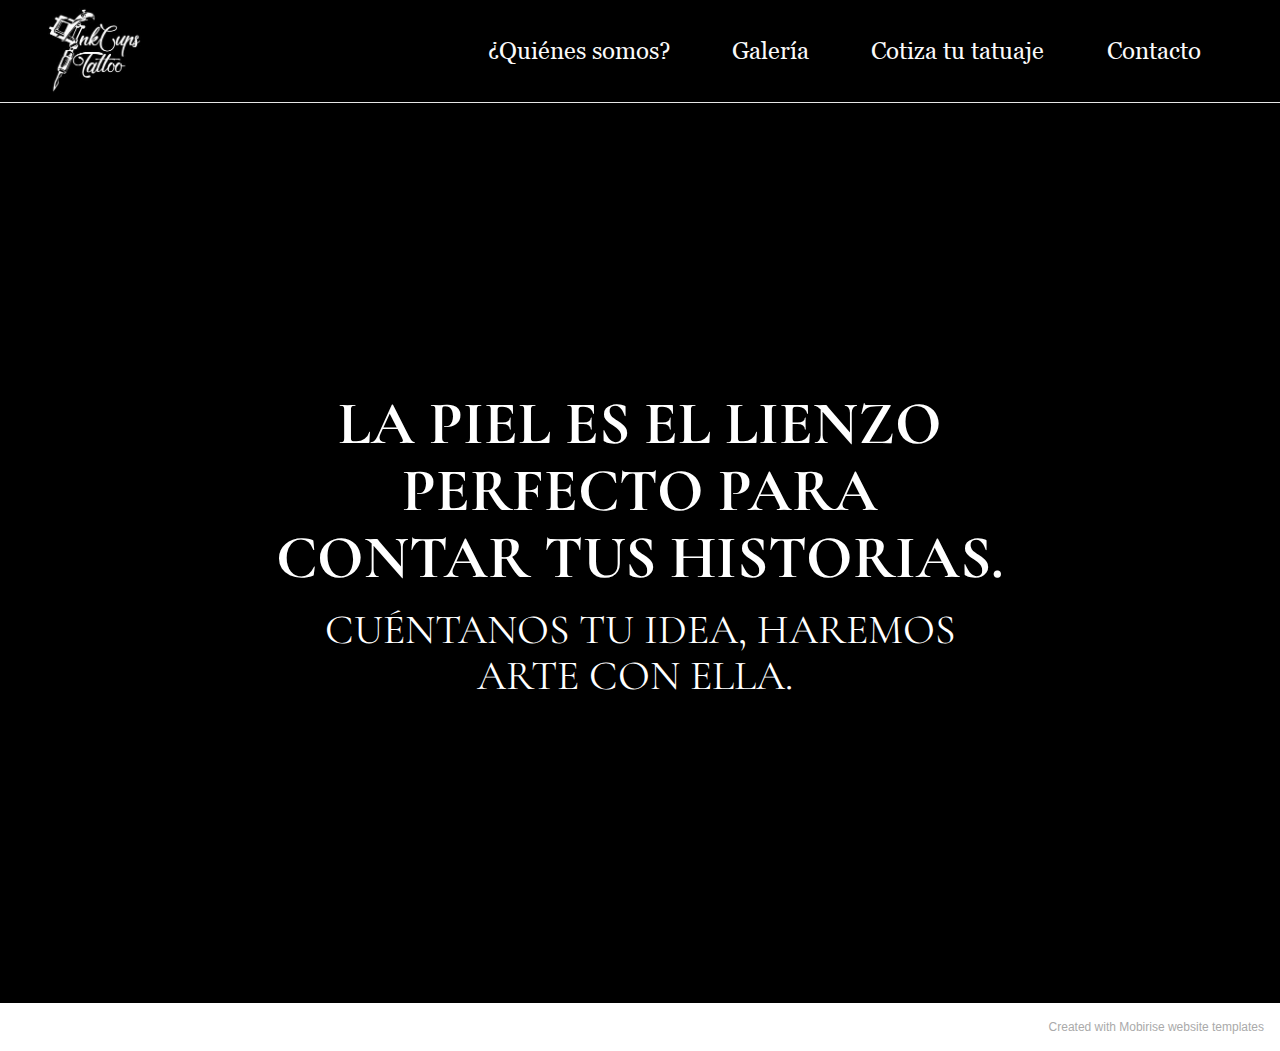
<file: index.html>
<!DOCTYPE html>
<html  >
<head>
  <!-- Site made with Mobirise Website Builder v5.3.5, https://mobirise.com -->
  <meta charset="UTF-8">
  <meta http-equiv="X-UA-Compatible" content="IE=edge">
  <meta name="generator" content="Mobirise v5.3.5, mobirise.com">
  <meta name="viewport" content="width=device-width, initial-scale=1, minimum-scale=1">
  <link rel="shortcut icon" href="assets/images/82d662bc-b32b-4ad1-80d9-5f7226c2ce20-1-201-a-192x179.jpg" type="image/x-icon">
  <meta name="description" content="Esta es la página de inicio donde podrás leer el lema e ingresar a las pestañas donde encontraras información acerca de los servicios que ofrece Ink Cups Tattoo.">
  
  
  <title>Home</title>
  <link rel="stylesheet" href="assets/tether/tether.min.css">
  <link rel="stylesheet" href="assets/bootstrap/css/bootstrap.min.css">
  <link rel="stylesheet" href="assets/bootstrap/css/bootstrap-grid.min.css">
  <link rel="stylesheet" href="assets/bootstrap/css/bootstrap-reboot.min.css">
  <link rel="stylesheet" href="assets/dropdown/css/style.css">
  <link rel="stylesheet" href="assets/socicon/css/styles.css">
  <link rel="stylesheet" href="assets/theme/css/style.css">
  <link href="assets/fonts/style.css" rel="stylesheet">
  <link rel="preload" href="https://fonts.googleapis.com/css?family=Cormorant+Garamond:300,300i,400,400i,500,500i,600,600i,700,700i&display=swap" as="style" onload="this.onload=null;this.rel='stylesheet'">
  <noscript><link rel="stylesheet" href="https://fonts.googleapis.com/css?family=Cormorant+Garamond:300,300i,400,400i,500,500i,600,600i,700,700i&display=swap"></noscript>
  <link rel="preload" as="style" href="assets/mobirise/css/mbr-additional.css"><link rel="stylesheet" href="assets/mobirise/css/mbr-additional.css" type="text/css">
  
  
  
  
</head>
<body>
  
  <section class="menu cid-s48OLK6784" once="menu" id="menu1-h">
    
    <nav class="navbar navbar-dropdown navbar-expand-lg">
        <div class="container-fluid">
            <div class="navbar-brand">
                <span class="navbar-logo">
                    <a href="index.html">
                        <img src="assets/images/82d662bc-b32b-4ad1-80d9-5f7226c2ce20-1-201-a-192x179.jpg" alt="Mobirise" style="height: 5.4rem;">
                    </a>
                </span>
                
            </div>
            <button class="navbar-toggler" type="button" data-toggle="collapse" data-target="#navbarSupportedContent" aria-controls="navbarNavAltMarkup" aria-expanded="false" aria-label="Toggle navigation">
                <div class="hamburger">
                    <span></span>
                    <span></span>
                    <span></span>
                    <span></span>
                </div>
            </button>
            <div class="collapse navbar-collapse" id="navbarSupportedContent">
                <ul class="navbar-nav nav-dropdown nav-right" data-app-modern-menu="true"><li class="nav-item"><a class="nav-link link text-white text-primary display-4" href="¿Quiénes somos.html">¿Quiénes somos?</a></li><li class="nav-item"><a class="nav-link link text-white text-primary display-4" href="Galería.html">Galería</a></li><li class="nav-item"><a class="nav-link link text-white text-primary display-4" href="Cotiza tu tatuaje.html">Cotiza tu tatuaje</a></li>
                    <li class="nav-item"><a class="nav-link link text-white text-primary display-4" href="Contacto.html">Contacto</a></li></ul>
                
                
            </div>
        </div>
    </nav>

</section>

<section class="header1 cid-s48MCQYojq mbr-fullscreen" id="header1-f">

    

    

    <div class="align-center container">
        <div class="row justify-content-center">
            <div class="col-12 col-lg-8">
                <h1 class="mbr-section-title mbr-fonts-style mb-3 display-1"><strong>LA PIEL ES EL LIENZO PERFECTO PARA CONTAR TUS HISTORIAS.</strong></h1>
                <h2 class="mbr-section-title mbr-fonts-style mb-3 display-2">CUÉNTANOS TU IDEA, HAREMOS ARTE CON ELLA.&nbsp;</h2>
                
                
            </div>
        </div>
    </div>
</section><section style="background-color: #fff; font-family: -apple-system, BlinkMacSystemFont, 'Segoe UI', 'Roboto', 'Helvetica Neue', Arial, sans-serif; color:#aaa; font-size:12px; padding: 0; align-items: center; display: flex;"><a href="https://mobirise.site/p" style="flex: 1 1; height: 3rem; padding-left: 1rem;"></a><p style="flex: 0 0 auto; margin:0; padding-right:1rem;">Created with Mobirise <a href="https://mobirise.site/u" style="color:#aaa;">website</a> templates</p></section><script src="assets/web/assets/jquery/jquery.min.js"></script>  <script src="assets/popper/popper.min.js"></script>  <script src="assets/tether/tether.min.js"></script>  <script src="assets/bootstrap/js/bootstrap.min.js"></script>  <script src="assets/smoothscroll/smooth-scroll.js"></script>  <script src="assets/dropdown/js/nav-dropdown.js"></script>  <script src="assets/dropdown/js/navbar-dropdown.js"></script>  <script src="assets/touchswipe/jquery.touch-swipe.min.js"></script>  <script src="assets/theme/js/script.js"></script>  
  
  
</body>
</html>
</file>
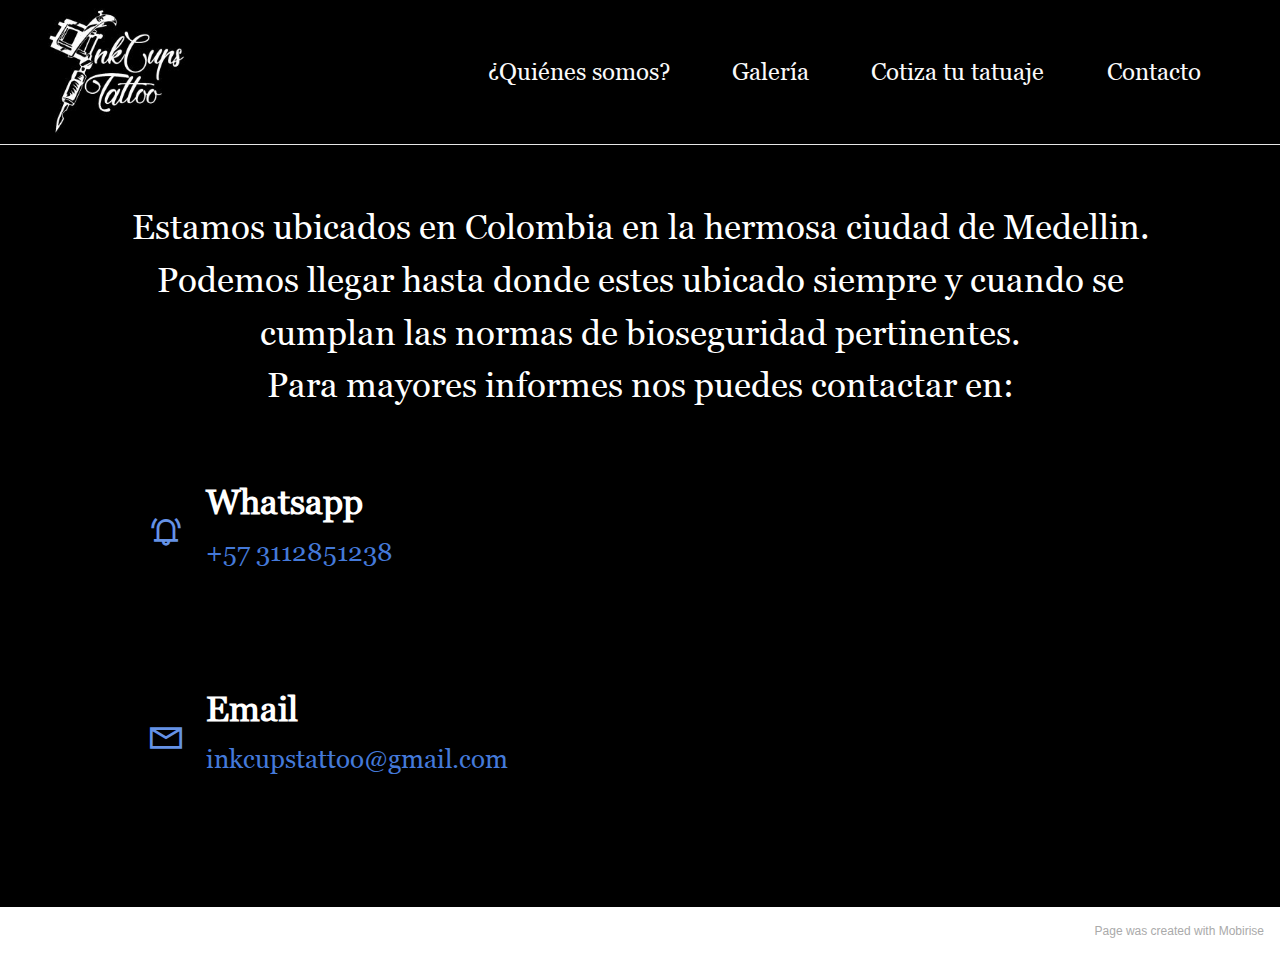
<file: Contacto.html>
<!DOCTYPE html>
<html  >
<head>
  <!-- Site made with Mobirise Website Builder v5.3.5, https://mobirise.com -->
  <meta charset="UTF-8">
  <meta http-equiv="X-UA-Compatible" content="IE=edge">
  <meta name="generator" content="Mobirise v5.3.5, mobirise.com">
  <meta name="viewport" content="width=device-width, initial-scale=1, minimum-scale=1">
  <link rel="shortcut icon" href="assets/images/82d662bc-b32b-4ad1-80d9-5f7226c2ce20-1-201-a-192x179.jpg" type="image/x-icon">
  <meta name="description" content="En esta página podrás ponerte en contacto con nosotros ">
  
  
  <title>Contacto</title>
  <link rel="stylesheet" href="assets/web/assets/mobirise-icons2/mobirise2.css">
  <link rel="stylesheet" href="assets/tether/tether.min.css">
  <link rel="stylesheet" href="assets/bootstrap/css/bootstrap.min.css">
  <link rel="stylesheet" href="assets/bootstrap/css/bootstrap-grid.min.css">
  <link rel="stylesheet" href="assets/bootstrap/css/bootstrap-reboot.min.css">
  <link rel="stylesheet" href="assets/dropdown/css/style.css">
  <link rel="stylesheet" href="assets/socicon/css/styles.css">
  <link rel="stylesheet" href="assets/theme/css/style.css">
  <link href="assets/fonts/style.css" rel="stylesheet">
  <link rel="preload" href="https://fonts.googleapis.com/css?family=Cormorant+Garamond:300,300i,400,400i,500,500i,600,600i,700,700i&display=swap" as="style" onload="this.onload=null;this.rel='stylesheet'">
  <noscript><link rel="stylesheet" href="https://fonts.googleapis.com/css?family=Cormorant+Garamond:300,300i,400,400i,500,500i,600,600i,700,700i&display=swap"></noscript>
  <link rel="preload" as="style" href="assets/mobirise/css/mbr-additional.css"><link rel="stylesheet" href="assets/mobirise/css/mbr-additional.css" type="text/css">
  
  
  
  
</head>
<body>
  
  <section class="menu cid-s48OLK6784" once="menu" id="menu1-t">
    
    <nav class="navbar navbar-dropdown navbar-expand-lg">
        <div class="container-fluid">
            <div class="navbar-brand">
                <span class="navbar-logo">
                    <a href="index.html">
                        <img src="assets/images/82d662bc-b32b-4ad1-80d9-5f7226c2ce20-1-201-a-192x179.jpg" alt="Mobirise" style="height: 8rem;">
                    </a>
                </span>
                
            </div>
            <button class="navbar-toggler" type="button" data-toggle="collapse" data-target="#navbarSupportedContent" aria-controls="navbarNavAltMarkup" aria-expanded="false" aria-label="Toggle navigation">
                <div class="hamburger">
                    <span></span>
                    <span></span>
                    <span></span>
                    <span></span>
                </div>
            </button>
            <div class="collapse navbar-collapse" id="navbarSupportedContent">
                <ul class="navbar-nav nav-dropdown nav-right" data-app-modern-menu="true"><li class="nav-item"><a class="nav-link link text-white text-primary display-4" href="¿Quiénes somos?.html">¿Quiénes somos?</a></li><li class="nav-item"><a class="nav-link link text-white text-primary display-4" href="Galería.html">Galería</a></li><li class="nav-item"><a class="nav-link link text-white text-primary display-4" href="Cotiza tu tatuaje.html">Cotiza tu tatuaje</a></li>
                    <li class="nav-item"><a class="nav-link link text-white text-primary display-4" href="Contacto.html">Contacto</a></li></ul>
                
                
            </div>
        </div>
    </nav>

</section>

<section class="contacts3 map1 cid-svhn1LWiGt" id="contacts3-u">

    
    
    <div class="container">
        <div class="mbr-section-head">
            
            <h4 class="mbr-section-subtitle mbr-fonts-style align-center mb-0 mt-2 display-5">Estamos ubicados en Colombia en la hermosa ciudad de Medellin.<br>Podemos llegar hasta donde estes ubicado siempre y cuando se cumplan las normas de bioseguridad pertinentes.<br>Para mayores informes nos puedes contactar en:</h4>
        </div>
        <div class="row justify-content-center mt-4">
            <div class="card col-12 col-md-6">
                <div class="card-wrapper">
                    <div class="image-wrapper">
                        <a href="https://wa.me/573112851238"><span class="mbr-iconfont mobi-mbri-alert mobi-mbri"></span></a>
                    </div>
                    <div class="text-wrapper">
                        <h6 class="card-title mbr-fonts-style mb-1 display-5"><strong>Whatsapp</strong></h6>
                        <p class="mbr-text mbr-fonts-style display-7">+57 3112851238</p>
                    </div>
                </div>
                <div class="card-wrapper">
                    <div class="image-wrapper">
                        <a href="mailto:inkcupstattoo@gmail.com"><span class="mbr-iconfont mobi-mbri-letter mobi-mbri"></span></a>
                    </div>
                    <div class="text-wrapper">
                        <h6 class="card-title mbr-fonts-style mb-1 display-5">
                            <strong>Email</strong>
                        </h6>
                        <p class="mbr-text mbr-fonts-style display-7">inkcupstattoo@gmail.com</p>
                    </div>
                </div>
            </div>
            <div class="map-wrapper col-12 col-md-6">
                <div class="google-map"><iframe frameborder="0" style="border:0" src="https://www.google.com/maps/embed/v1/place?key=AIzaSyCZI5F_k6S1k46ujh0SNrapM89f7mJxd30&amp;q=medellin colombia" allowfullscreen=""></iframe></div>
            </div>
        </div>
    </div>
</section><section style="background-color: #fff; font-family: -apple-system, BlinkMacSystemFont, 'Segoe UI', 'Roboto', 'Helvetica Neue', Arial, sans-serif; color:#aaa; font-size:12px; padding: 0; align-items: center; display: flex;"><a href="https://mobirise.site/j" style="flex: 1 1; height: 3rem; padding-left: 1rem;"></a><p style="flex: 0 0 auto; margin:0; padding-right:1rem;">Page <a href="https://mobirise.site/f" style="color:#aaa;">was created</a> with Mobirise</p></section><script src="assets/web/assets/jquery/jquery.min.js"></script>  <script src="assets/popper/popper.min.js"></script>  <script src="assets/tether/tether.min.js"></script>  <script src="assets/bootstrap/js/bootstrap.min.js"></script>  <script src="assets/smoothscroll/smooth-scroll.js"></script>  <script src="assets/dropdown/js/nav-dropdown.js"></script>  <script src="assets/dropdown/js/navbar-dropdown.js"></script>  <script src="assets/touchswipe/jquery.touch-swipe.min.js"></script>  <script src="assets/theme/js/script.js"></script>  
  
  
</body>
</html>
</file>
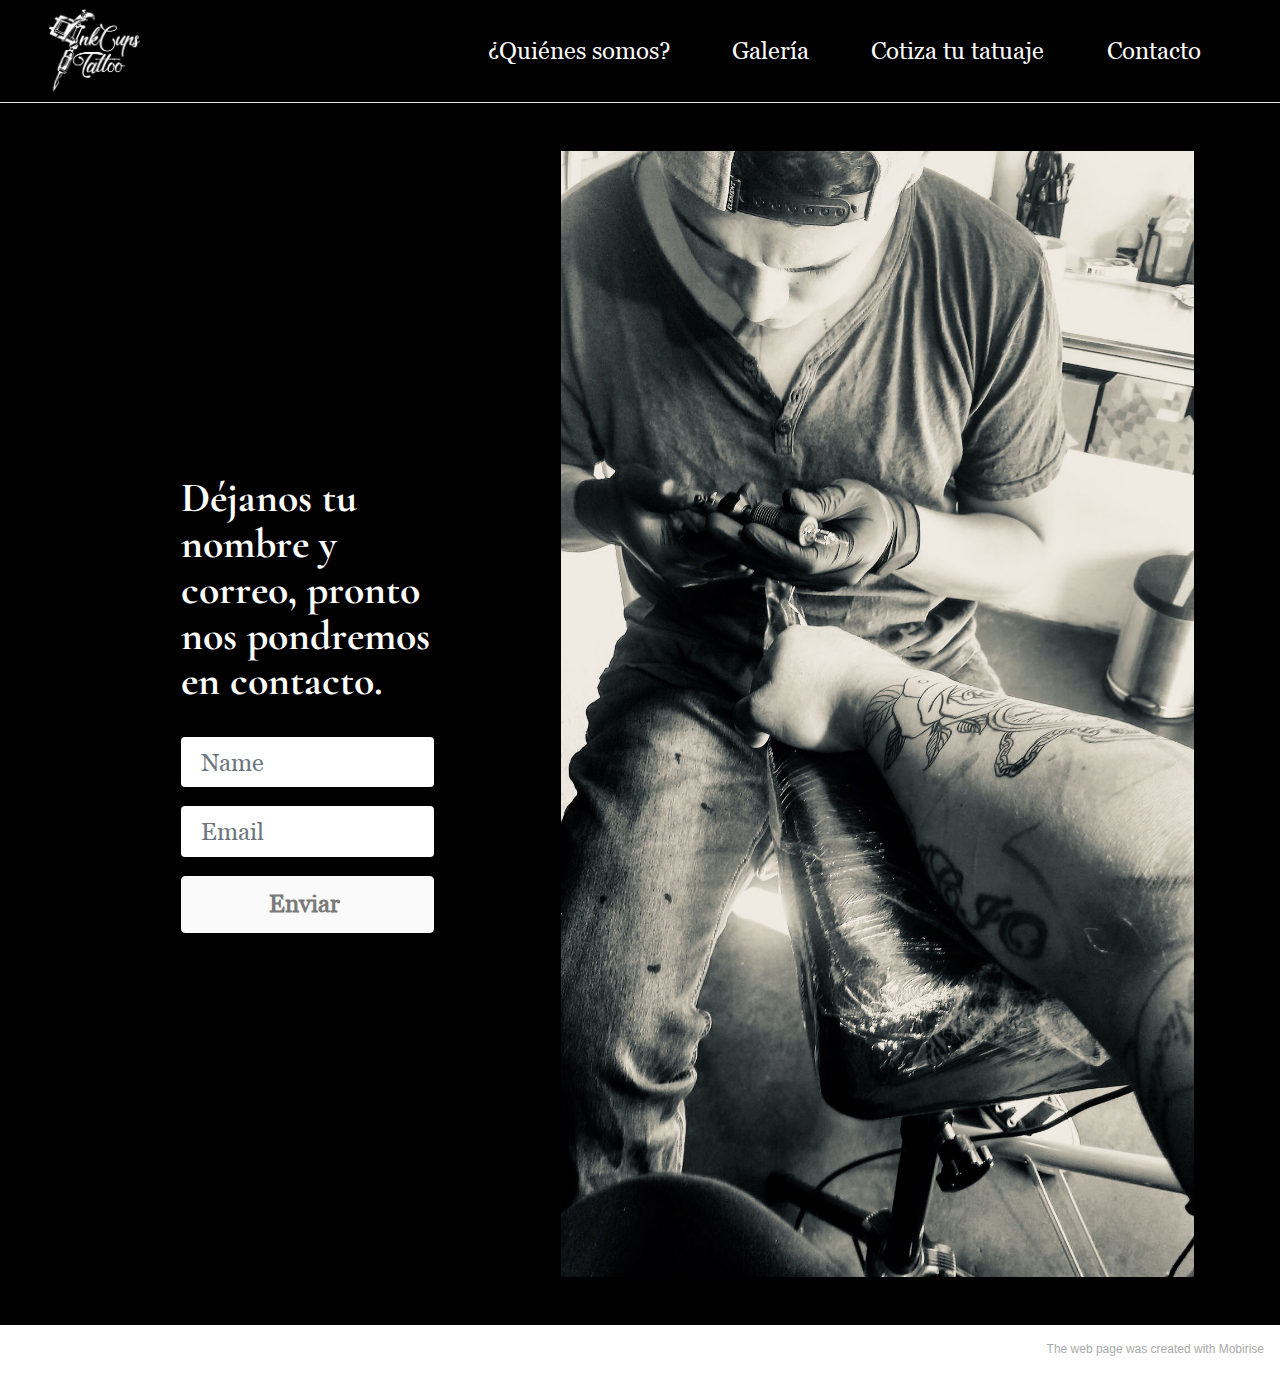
<file: Cotiza tu tatuaje.html>
<!DOCTYPE html>
<html  >
<head>
  <!-- Site made with Mobirise Website Builder v5.3.5, https://mobirise.com -->
  <meta charset="UTF-8">
  <meta http-equiv="X-UA-Compatible" content="IE=edge">
  <meta name="generator" content="Mobirise v5.3.5, mobirise.com">
  <meta name="viewport" content="width=device-width, initial-scale=1, minimum-scale=1">
  <link rel="shortcut icon" href="assets/images/82d662bc-b32b-4ad1-80d9-5f7226c2ce20-1-201-a-192x179.jpg" type="image/x-icon">
  <meta name="description" content="En esta pagina podrás contactarte y hacer la cotización de tu tatuaje con Ink Cups Tattoo">
  
  
  <title>Cotiza tu tatuaje</title>
  <link rel="stylesheet" href="assets/tether/tether.min.css">
  <link rel="stylesheet" href="assets/bootstrap/css/bootstrap.min.css">
  <link rel="stylesheet" href="assets/bootstrap/css/bootstrap-grid.min.css">
  <link rel="stylesheet" href="assets/bootstrap/css/bootstrap-reboot.min.css">
  <link rel="stylesheet" href="assets/dropdown/css/style.css">
  <link rel="stylesheet" href="assets/socicon/css/styles.css">
  <link rel="stylesheet" href="assets/theme/css/style.css">
  <link href="assets/fonts/style.css" rel="stylesheet">
  <link rel="preload" href="https://fonts.googleapis.com/css?family=Cormorant+Garamond:300,300i,400,400i,500,500i,600,600i,700,700i&display=swap" as="style" onload="this.onload=null;this.rel='stylesheet'">
  <noscript><link rel="stylesheet" href="https://fonts.googleapis.com/css?family=Cormorant+Garamond:300,300i,400,400i,500,500i,600,600i,700,700i&display=swap"></noscript>
  <link rel="preload" as="style" href="assets/mobirise/css/mbr-additional.css"><link rel="stylesheet" href="assets/mobirise/css/mbr-additional.css" type="text/css">
  
  
  
  
</head>
<body>
  
  <section class="menu cid-s48OLK6784" once="menu" id="menu1-q">
    
    <nav class="navbar navbar-dropdown navbar-expand-lg">
        <div class="container-fluid">
            <div class="navbar-brand">
                <span class="navbar-logo">
                    <a href="index.html">
                        <img src="assets/images/82d662bc-b32b-4ad1-80d9-5f7226c2ce20-1-201-a-192x179.jpg" alt="Mobirise" style="height: 5.4rem;">
                    </a>
                </span>
                
            </div>
            <button class="navbar-toggler" type="button" data-toggle="collapse" data-target="#navbarSupportedContent" aria-controls="navbarNavAltMarkup" aria-expanded="false" aria-label="Toggle navigation">
                <div class="hamburger">
                    <span></span>
                    <span></span>
                    <span></span>
                    <span></span>
                </div>
            </button>
            <div class="collapse navbar-collapse" id="navbarSupportedContent">
                <ul class="navbar-nav nav-dropdown nav-right" data-app-modern-menu="true"><li class="nav-item"><a class="nav-link link text-white text-primary display-4" href="¿Quiénes somos.html">¿Quiénes somos?</a></li><li class="nav-item"><a class="nav-link link text-white text-primary display-4" href="Galería.html">Galería</a></li><li class="nav-item"><a class="nav-link link text-white text-primary display-4" href="Cotiza tu tatuaje.html">Cotiza tu tatuaje</a></li>
                    <li class="nav-item"><a class="nav-link link text-white text-primary display-4" href="Contacto.html">Contacto</a></li></ul>
                
                
            </div>
        </div>
    </nav>

</section>

<section class="form4 cid-svhkLben7R mbr-fullscreen" id="form4-s">

    

    

    <div class="container">
        <div class="row content-wrapper justify-content-center">
            <div class="col-lg-3 offset-lg-1 mbr-form" data-form-type="formoid">
                <form action="https://mobirise.eu/" method="POST" class="mbr-form form-with-styler" data-form-title="Form Name"><input type="hidden" name="email" data-form-email="true" value="xRUc1FPBjS4CmDyYJohAOemxNynTW74c1v6+wQXbSKAaZfoGF2VGFvacgzVRvnVAeGrlbHGloBit7FZMP7F+hcpBHk+I6vJ9X6R3dAMw9+7krykblZfE2LlIBQCkjCnz">
                    <div class="row">
                        <div hidden="hidden" data-form-alert="" class="alert alert-success col-12">Gracias por comunicarte con Ink Cups Tattoo, envíanos tu idea, lugar y tamaño a realizar, a la brevedad responderemos.</div>
                        <div hidden="hidden" data-form-alert-danger="" class="alert alert-danger col-12">Oops...! some
                            problem!</div>
                    </div>
                    <div class="dragArea row">
                        <div class="col-lg-12 col-md-12 col-sm-12">
                            <h1 class="mbr-section-title mb-4 display-2"><strong>Déjanos&nbsp;tu nombre y correo, pronto nos pondremos en contacto.&nbsp;</strong></h1>
                        </div>
                        <div class="col-lg-12 col-md-12 col-sm-12">
                            
                        </div>
                        <div class="col-lg-12 col-md col-12 form-group" data-for="name">
                            <input type="text" name="name" placeholder="Name" data-form-field="name" class="form-control" value="" id="name-form4-s">
                        </div>
                        <div class="col-lg-12 col-md col-12 form-group" data-for="email">
                            <input type="email" name="email" placeholder="Email" data-form-field="email" class="form-control" value="" id="email-form4-s">
                        </div>
                        <div class="col-12 col-md-auto mbr-section-btn"><button type="submit" class="btn btn-white display-4">Enviar&nbsp;</button></div>
                    </div>
                </form>
            </div>
            <div class="col-lg-7 offset-lg-1 col-12">
                <div class="image-wrapper">
                    <img class="w-100" src="assets/images/085237a3-f439-460b-881a-cac6b772c4ac-1133x2015.jpg" alt="Mobirise">
                </div>
            </div>
        </div>
    </div>
</section><section style="background-color: #fff; font-family: -apple-system, BlinkMacSystemFont, 'Segoe UI', 'Roboto', 'Helvetica Neue', Arial, sans-serif; color:#aaa; font-size:12px; padding: 0; align-items: center; display: flex;"><a href="https://mobirise.site/g" style="flex: 1 1; height: 3rem; padding-left: 1rem;"></a><p style="flex: 0 0 auto; margin:0; padding-right:1rem;">The <a href="https://mobirise.site/e" style="color:#aaa;">web page</a> was created with Mobirise</p></section><script src="assets/web/assets/jquery/jquery.min.js"></script>  <script src="assets/popper/popper.min.js"></script>  <script src="assets/tether/tether.min.js"></script>  <script src="assets/bootstrap/js/bootstrap.min.js"></script>  <script src="assets/smoothscroll/smooth-scroll.js"></script>  <script src="assets/dropdown/js/nav-dropdown.js"></script>  <script src="assets/dropdown/js/navbar-dropdown.js"></script>  <script src="assets/touchswipe/jquery.touch-swipe.min.js"></script>  <script src="assets/theme/js/script.js"></script>  <script src="assets/formoid/formoid.min.js"></script>  
  
  
</body>
</html>
</file>
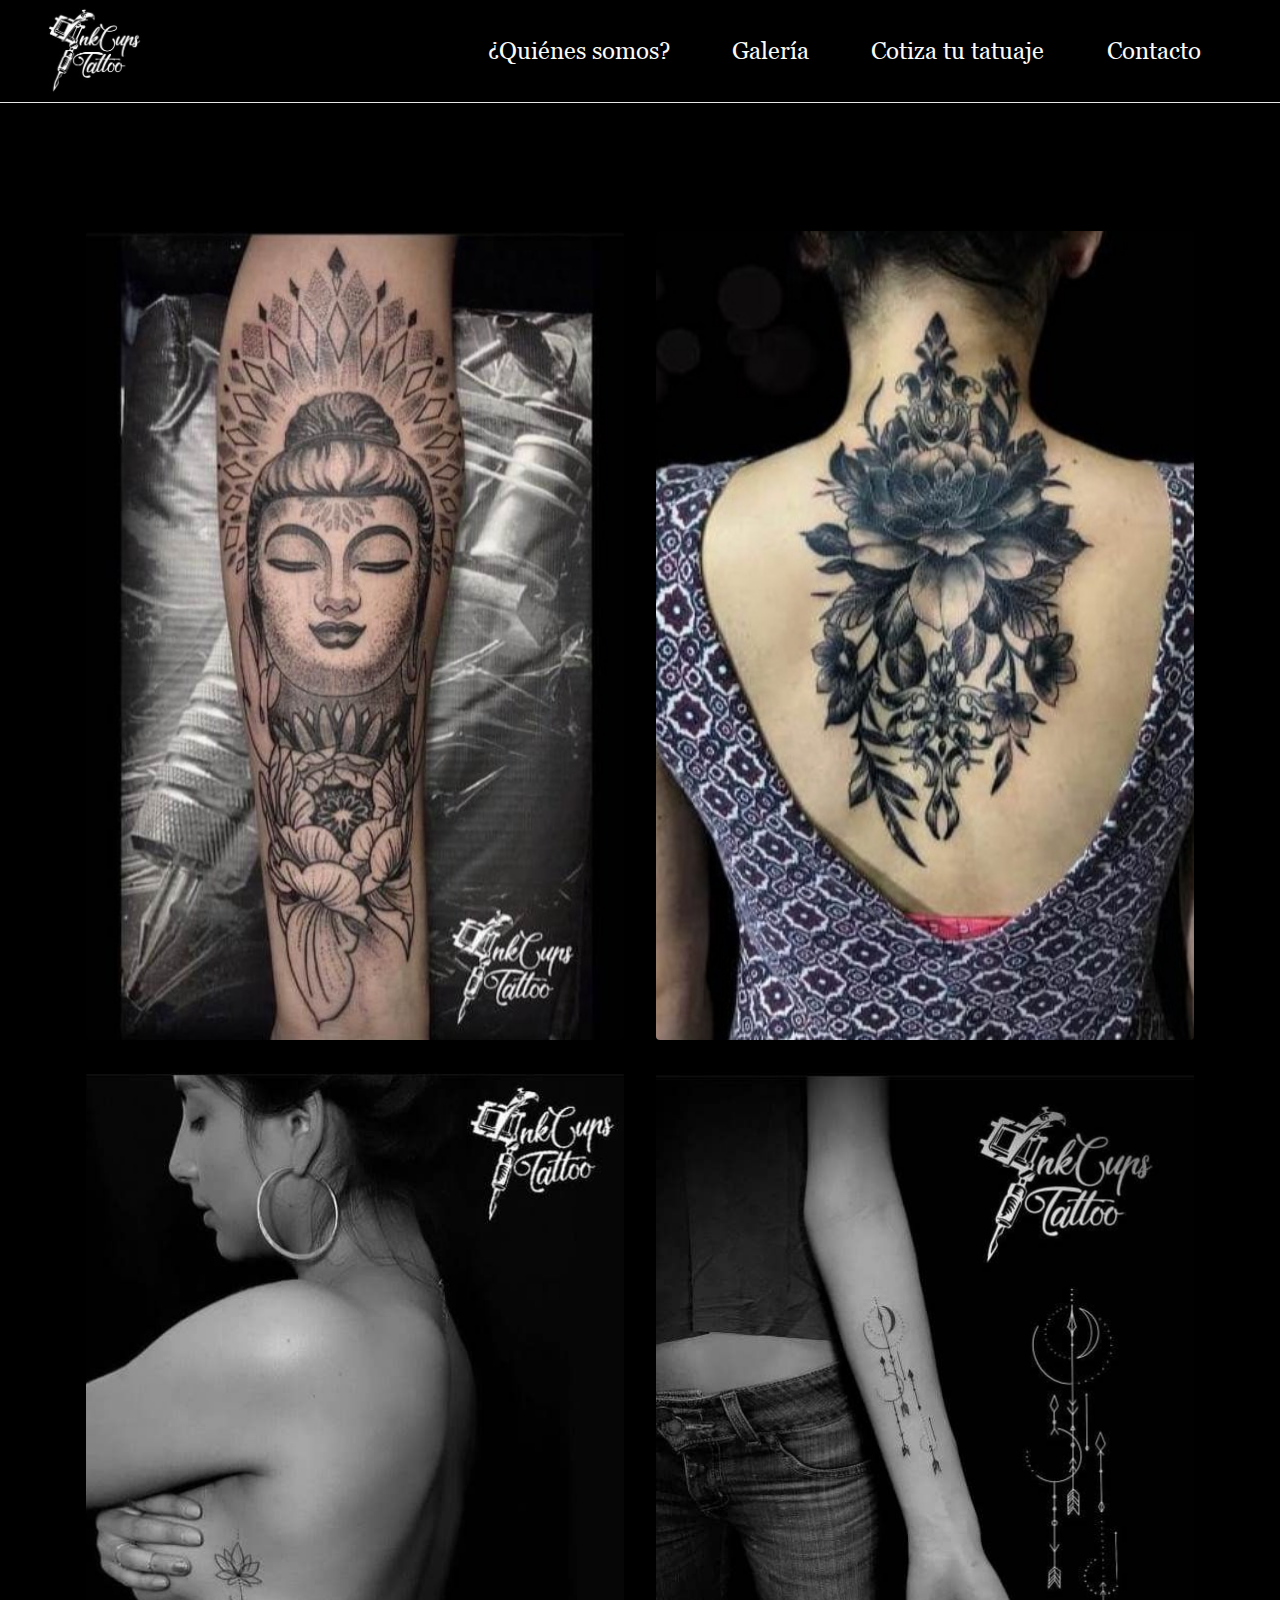
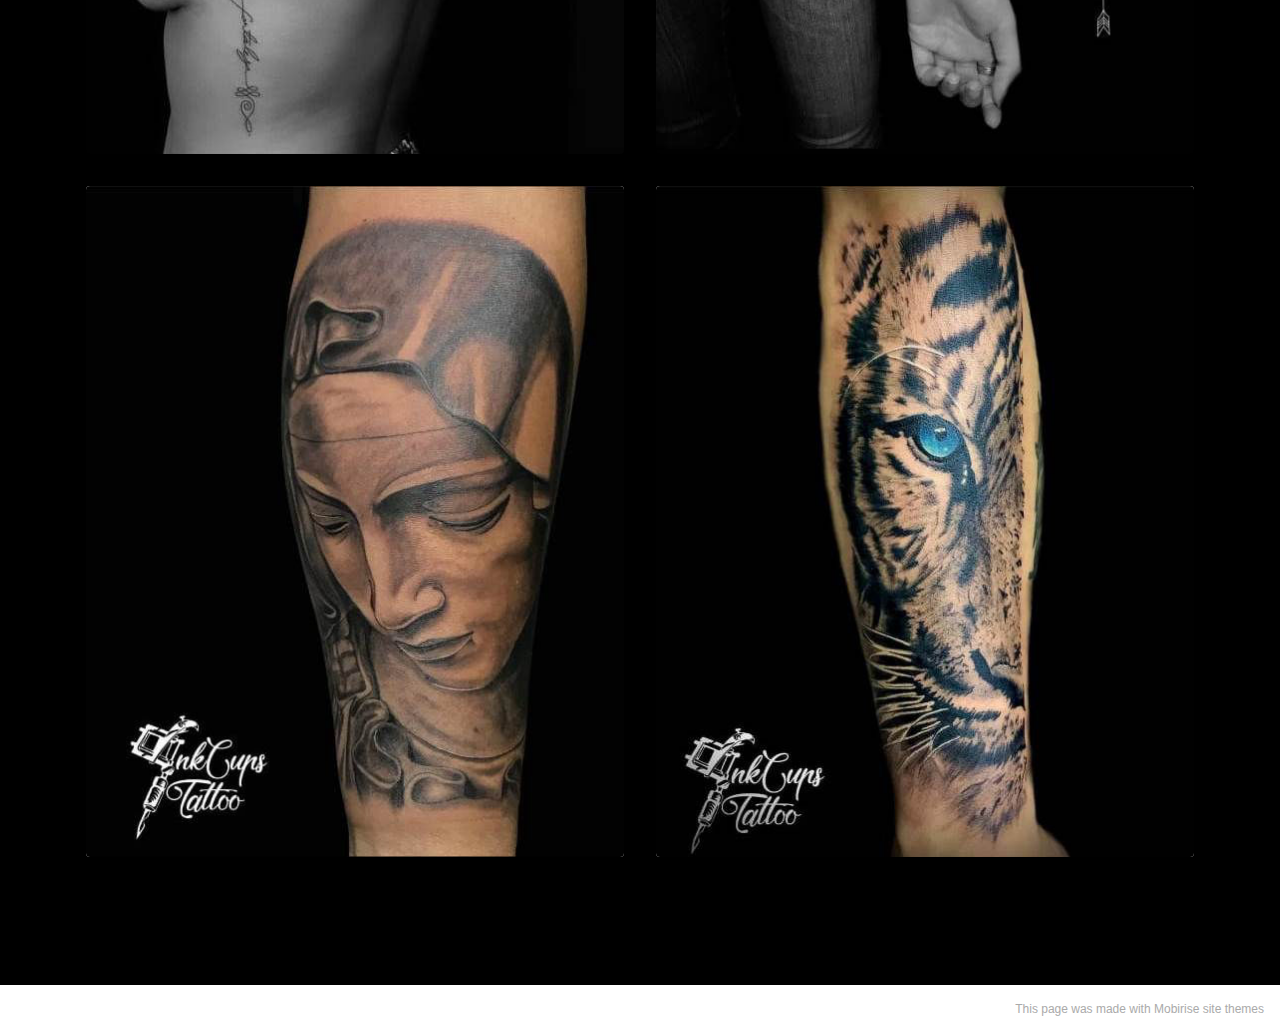
<file: Galería.html>
<!DOCTYPE html>
<html  >
<head>
  <!-- Site made with Mobirise Website Builder v5.3.5, https://mobirise.com -->
  <meta charset="UTF-8">
  <meta http-equiv="X-UA-Compatible" content="IE=edge">
  <meta name="generator" content="Mobirise v5.3.5, mobirise.com">
  <meta name="viewport" content="width=device-width, initial-scale=1, minimum-scale=1">
  <link rel="shortcut icon" href="assets/images/82d662bc-b32b-4ad1-80d9-5f7226c2ce20-1-201-a-192x179.jpg" type="image/x-icon">
  <meta name="description" content="En esta pagina se podrá observar el portafolio de Ink Cups Tattoo">
  
  
  <title>Galería</title>
  <link rel="stylesheet" href="assets/tether/tether.min.css">
  <link rel="stylesheet" href="assets/bootstrap/css/bootstrap.min.css">
  <link rel="stylesheet" href="assets/bootstrap/css/bootstrap-grid.min.css">
  <link rel="stylesheet" href="assets/bootstrap/css/bootstrap-reboot.min.css">
  <link rel="stylesheet" href="assets/dropdown/css/style.css">
  <link rel="stylesheet" href="assets/socicon/css/styles.css">
  <link rel="stylesheet" href="assets/theme/css/style.css">
  <link href="assets/fonts/style.css" rel="stylesheet">
  <link rel="preload" href="https://fonts.googleapis.com/css?family=Cormorant+Garamond:300,300i,400,400i,500,500i,600,600i,700,700i&display=swap" as="style" onload="this.onload=null;this.rel='stylesheet'">
  <noscript><link rel="stylesheet" href="https://fonts.googleapis.com/css?family=Cormorant+Garamond:300,300i,400,400i,500,500i,600,600i,700,700i&display=swap"></noscript>
  <link rel="preload" as="style" href="assets/mobirise/css/mbr-additional.css"><link rel="stylesheet" href="assets/mobirise/css/mbr-additional.css" type="text/css">
  
  
  
  
</head>
<body>
  
  <section class="menu cid-s48OLK6784" once="menu" id="menu1-m">
    
    <nav class="navbar navbar-dropdown navbar-expand-lg">
        <div class="container-fluid">
            <div class="navbar-brand">
                <span class="navbar-logo">
                    <a href="index.html">
                        <img src="assets/images/82d662bc-b32b-4ad1-80d9-5f7226c2ce20-1-201-a-192x179.jpg" alt="Mobirise" style="height: 5.4rem;">
                    </a>
                </span>
                
            </div>
            <button class="navbar-toggler" type="button" data-toggle="collapse" data-target="#navbarSupportedContent" aria-controls="navbarNavAltMarkup" aria-expanded="false" aria-label="Toggle navigation">
                <div class="hamburger">
                    <span></span>
                    <span></span>
                    <span></span>
                    <span></span>
                </div>
            </button>
            <div class="collapse navbar-collapse" id="navbarSupportedContent">
                <ul class="navbar-nav nav-dropdown nav-right" data-app-modern-menu="true"><li class="nav-item"><a class="nav-link link text-white text-primary display-4" href="¿Quiénes somos.html">¿Quiénes somos?</a></li><li class="nav-item"><a class="nav-link link text-white text-primary display-4" href="Galería.html">Galería</a></li><li class="nav-item"><a class="nav-link link text-white text-primary display-4" href="Cotiza tu tatuaje.html">Cotiza tu tatuaje</a></li>
                    <li class="nav-item"><a class="nav-link link text-white text-primary display-4" href="Contacto.html">Contacto</a></li></ul>
                
                
            </div>
        </div>
    </nav>

</section>

<section class="gallery2 cid-svhd2GLsN4" id="gallery2-p">
    
    
    <div class="container">
        
        <div class="row mt-4">
            
            <div class="item features-image сol-12 col-md-6 col-lg-6 active">
                <div class="item-wrapper">
                    <div class="item-img">
                        <img src="assets/images/whatsapp-image-2021-04-10-at-12.45.48-pm-15-540x671.jpeg" alt="" data-slide-to="1">
                    </div>
                    
                    
                </div>
            </div><div class="item features-image сol-12 col-md-6 col-lg-6 active">
                <div class="item-wrapper">
                    <div class="item-img">
                        <img src="assets/images/whatsapp-image-2021-04-10-at-12.45.30-pm-540x681.jpeg" alt="" data-slide-to="1">
                    </div>
                    
                    
                </div>
            </div><div class="item features-image сol-12 col-md-6 col-lg-6 active">
                <div class="item-wrapper">
                    <div class="item-img">
                        <img src="assets/images/whatsapp-image-2021-04-10-at-12.45.29-pm-4-540x646.jpg" alt="" data-slide-to="1">
                    </div>
                    
                    
                </div>
            </div><div class="item features-image сol-12 col-md-6 col-lg-6 active">
                <div class="item-wrapper">
                    <div class="item-img">
                        <img src="assets/images/whatsapp-image-2021-04-10-at-12.45.30-pm-3-540x685.jpg" alt="" data-slide-to="1">
                    </div>
                    
                    
                </div>
            </div><div class="item features-image сol-12 col-md-6 col-lg-6 active">
                <div class="item-wrapper">
                    <div class="item-img">
                        <img src="assets/images/whatsapp-image-2021-04-10-at-12.45.48-pm-7-540x673.jpg" alt="" data-slide-to="1">
                    </div>
                    
                    
                </div>
            </div><div class="item features-image сol-12 col-md-6 col-lg-6 active">
                <div class="item-wrapper">
                    <div class="item-img">
                        <img src="assets/images/whatsapp-image-2021-04-10-at-12.45.49-pm-540x672.jpg" alt="" data-slide-to="1">
                    </div>
                    
                    
                </div>
            </div>
            
            
        </div>
    </div>
</section><section style="background-color: #fff; font-family: -apple-system, BlinkMacSystemFont, 'Segoe UI', 'Roboto', 'Helvetica Neue', Arial, sans-serif; color:#aaa; font-size:12px; padding: 0; align-items: center; display: flex;"><a href="https://mobirise.site/y" style="flex: 1 1; height: 3rem; padding-left: 1rem;"></a><p style="flex: 0 0 auto; margin:0; padding-right:1rem;"><a href="https://mobirise.site/q" style="color:#aaa;">This page</a> was made with Mobirise site themes</p></section><script src="assets/web/assets/jquery/jquery.min.js"></script>  <script src="assets/popper/popper.min.js"></script>  <script src="assets/tether/tether.min.js"></script>  <script src="assets/bootstrap/js/bootstrap.min.js"></script>  <script src="assets/smoothscroll/smooth-scroll.js"></script>  <script src="assets/dropdown/js/nav-dropdown.js"></script>  <script src="assets/dropdown/js/navbar-dropdown.js"></script>  <script src="assets/touchswipe/jquery.touch-swipe.min.js"></script>  <script src="assets/theme/js/script.js"></script>  
  
  
</body>
</html>
</file>
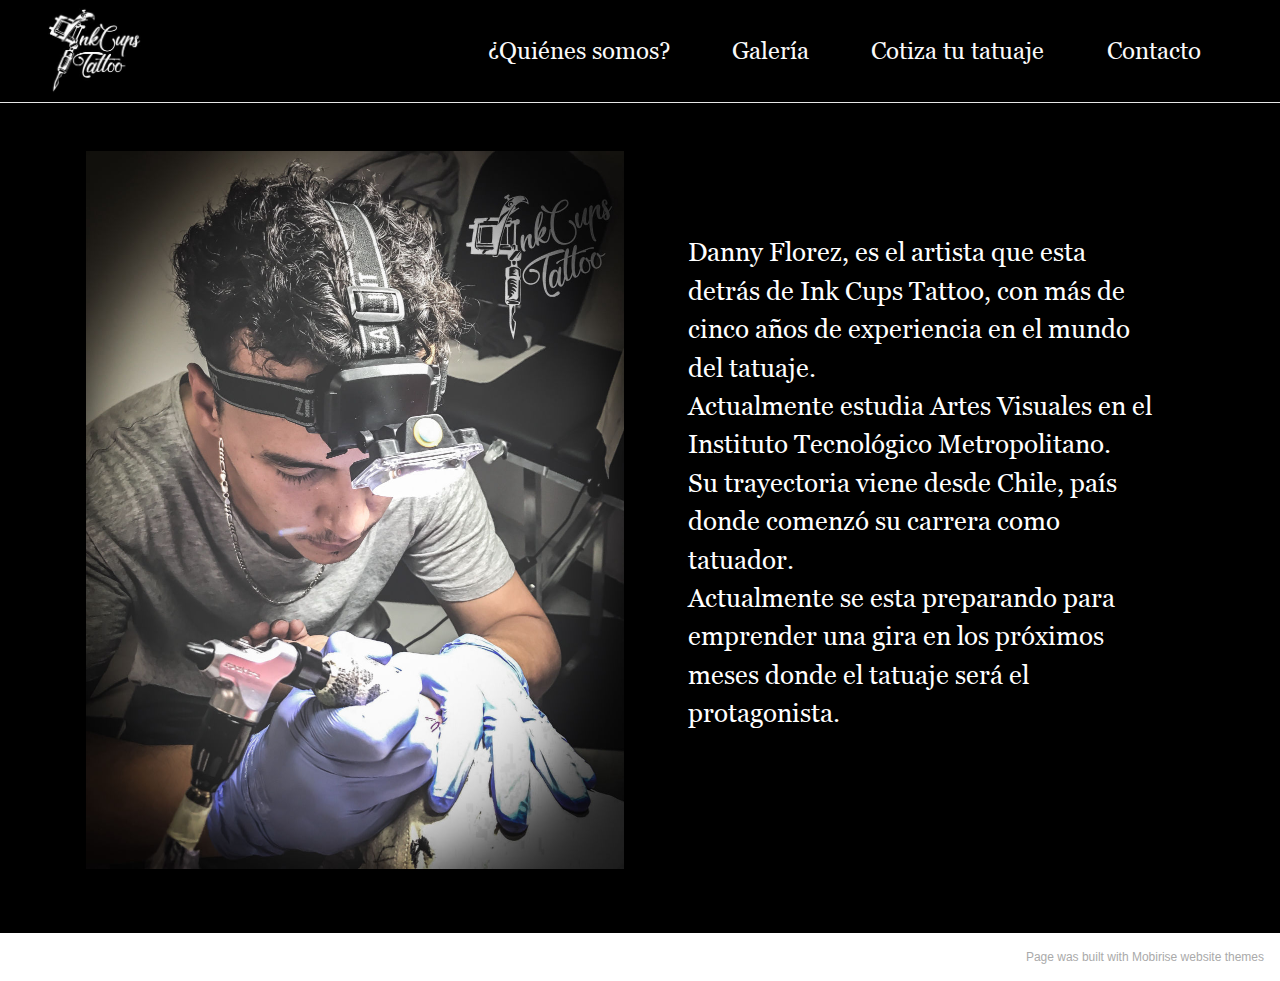
<file: ¿Quiénes somos.html>
<!DOCTYPE html>
<html  >
<head>
  <!-- Site made with Mobirise Website Builder v5.3.5, https://mobirise.com -->
  <meta charset="UTF-8">
  <meta http-equiv="X-UA-Compatible" content="IE=edge">
  <meta name="generator" content="Mobirise v5.3.5, mobirise.com">
  <meta name="viewport" content="width=device-width, initial-scale=1, minimum-scale=1">
  <link rel="shortcut icon" href="assets/images/82d662bc-b32b-4ad1-80d9-5f7226c2ce20-1-201-a-192x179.jpg" type="image/x-icon">
  <meta name="description" content="En esta página encontraras la información referente al recurso humano de Ink Cups Tattoo">
  
  
  <title>¿Quiénes somos?</title>
  <link rel="stylesheet" href="assets/tether/tether.min.css">
  <link rel="stylesheet" href="assets/bootstrap/css/bootstrap.min.css">
  <link rel="stylesheet" href="assets/bootstrap/css/bootstrap-grid.min.css">
  <link rel="stylesheet" href="assets/bootstrap/css/bootstrap-reboot.min.css">
  <link rel="stylesheet" href="assets/dropdown/css/style.css">
  <link rel="stylesheet" href="assets/socicon/css/styles.css">
  <link rel="stylesheet" href="assets/theme/css/style.css">
  <link href="assets/fonts/style.css" rel="stylesheet">
  <link rel="preload" href="https://fonts.googleapis.com/css?family=Cormorant+Garamond:300,300i,400,400i,500,500i,600,600i,700,700i&display=swap" as="style" onload="this.onload=null;this.rel='stylesheet'">
  <noscript><link rel="stylesheet" href="https://fonts.googleapis.com/css?family=Cormorant+Garamond:300,300i,400,400i,500,500i,600,600i,700,700i&display=swap"></noscript>
  <link rel="preload" as="style" href="assets/mobirise/css/mbr-additional.css"><link rel="stylesheet" href="assets/mobirise/css/mbr-additional.css" type="text/css">
  
  
  
  
</head>
<body>
  
  <section class="menu cid-svxrBwcnBf" once="menu" id="menu1-v">
    
    <nav class="navbar navbar-dropdown navbar-expand-lg">
        <div class="container-fluid">
            <div class="navbar-brand">
                <span class="navbar-logo">
                    <a href="index.html">
                        <img src="assets/images/82d662bc-b32b-4ad1-80d9-5f7226c2ce20-1-201-a-192x179.jpg" alt="Mobirise" style="height: 5.4rem;">
                    </a>
                </span>
                
            </div>
            <button class="navbar-toggler" type="button" data-toggle="collapse" data-target="#navbarSupportedContent" aria-controls="navbarNavAltMarkup" aria-expanded="false" aria-label="Toggle navigation">
                <div class="hamburger">
                    <span></span>
                    <span></span>
                    <span></span>
                    <span></span>
                </div>
            </button>
            <div class="collapse navbar-collapse" id="navbarSupportedContent">
                <ul class="navbar-nav nav-dropdown nav-right" data-app-modern-menu="true"><li class="nav-item"><a class="nav-link link text-white text-primary display-4" href="¿Quiénes somos.html">¿Quiénes somos?</a></li><li class="nav-item"><a class="nav-link link text-white text-primary display-4" href="Galería.html">Galería</a></li><li class="nav-item"><a class="nav-link link text-white text-primary display-4" href="Cotiza tu tatuaje.html">Cotiza tu tatuaje</a></li>
                    <li class="nav-item"><a class="nav-link link text-white text-primary display-4" href="Contacto.html">Contacto</a></li></ul>
                
                
            </div>
        </div>
    </nav>

</section>

<section class="header11 cid-svxrBwOYFT" id="header11-w">

    

    

    <div class="container">
        <div class="row justify-content-center">
            <div class="col-12 col-md-6 image-wrapper">
                <img class="w-100" src="assets/images/4b7571a5-867c-48c1-8205-19b671cc0f49-1076x1435.jpg" alt="Mobirise">
            </div>
            <div class="col-12 col-md">
                <div class="text-wrapper text-center">
                    
                    <p class="mbr-text mbr-fonts-style display-7">Danny Florez, es el artista que esta detrás de Ink Cups Tattoo, con más de cinco años de experiencia en el mundo del tatuaje.<br>Actualmente estudia Artes Visuales en el Instituto Tecnológico Metropolitano.<br>Su trayectoria viene desde Chile, país donde comenzó su carrera como tatuador.&nbsp;<br>Actualmente se esta preparando para emprender una gira en los próximos meses donde el tatuaje será el protagonista.<br><br></p>
                    
                </div>
            </div>
        </div>
    </div>
</section><section style="background-color: #fff; font-family: -apple-system, BlinkMacSystemFont, 'Segoe UI', 'Roboto', 'Helvetica Neue', Arial, sans-serif; color:#aaa; font-size:12px; padding: 0; align-items: center; display: flex;"><a href="https://mobirise.site/z" style="flex: 1 1; height: 3rem; padding-left: 1rem;"></a><p style="flex: 0 0 auto; margin:0; padding-right:1rem;"><a href="https://mobirise.site/s" style="color:#aaa;">Page</a> was built with Mobirise website themes</p></section><script src="assets/web/assets/jquery/jquery.min.js"></script>  <script src="assets/popper/popper.min.js"></script>  <script src="assets/tether/tether.min.js"></script>  <script src="assets/bootstrap/js/bootstrap.min.js"></script>  <script src="assets/smoothscroll/smooth-scroll.js"></script>  <script src="assets/dropdown/js/nav-dropdown.js"></script>  <script src="assets/dropdown/js/navbar-dropdown.js"></script>  <script src="assets/touchswipe/jquery.touch-swipe.min.js"></script>  <script src="assets/theme/js/script.js"></script>  
  
  
</body>
</html>
</file>
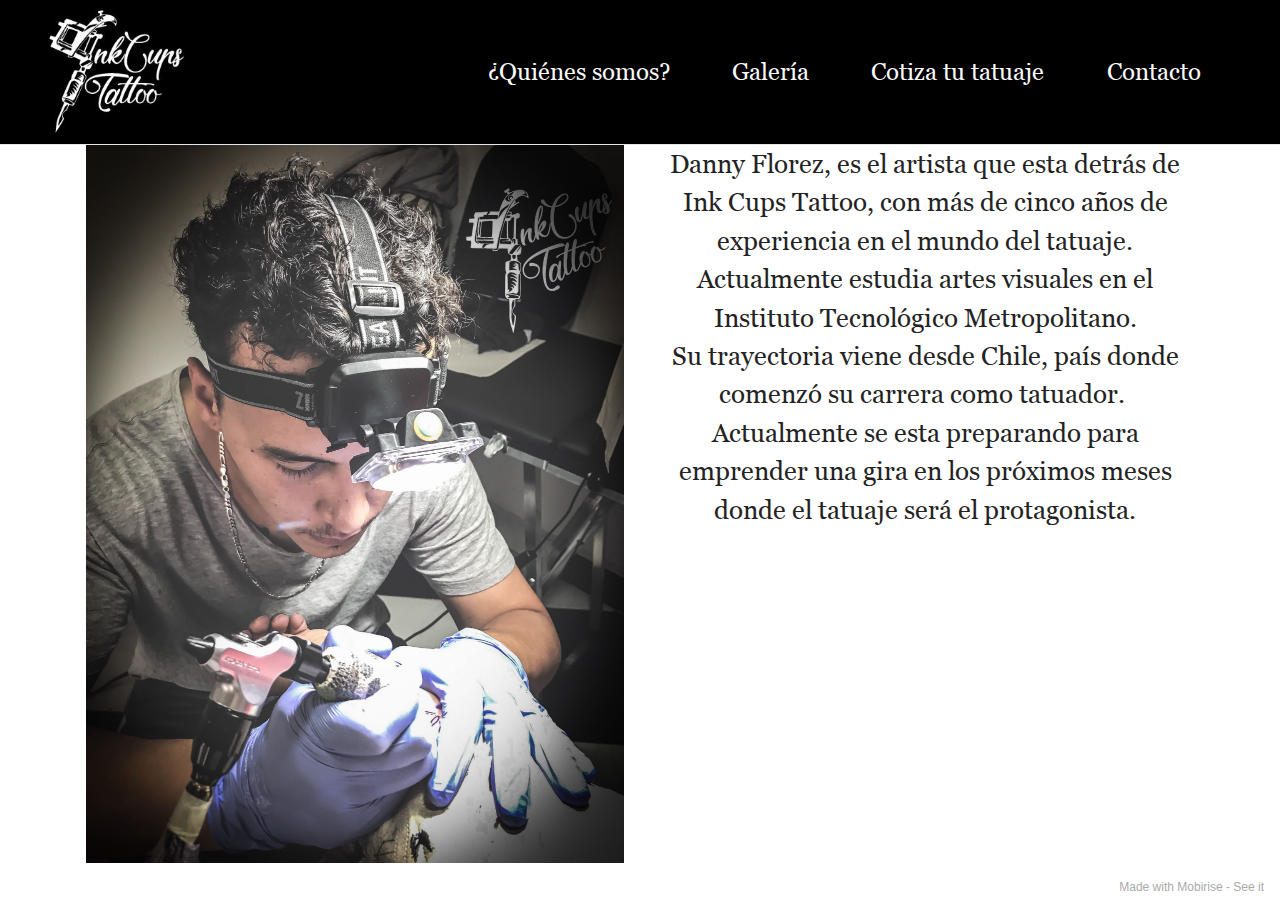
<file: ¿Quiénes somos?.html>
<!DOCTYPE html>
<html  >
<head>
  <!-- Site made with Mobirise Website Builder v5.3.5, https://mobirise.com -->
  <meta charset="UTF-8">
  <meta http-equiv="X-UA-Compatible" content="IE=edge">
  <meta name="generator" content="Mobirise v5.3.5, mobirise.com">
  <meta name="viewport" content="width=device-width, initial-scale=1, minimum-scale=1">
  <link rel="shortcut icon" href="assets/images/82d662bc-b32b-4ad1-80d9-5f7226c2ce20-1-201-a-192x179.jpg" type="image/x-icon">
  <meta name="description" content="En esta página encontraras la información referente al recurso humano de Ink Cups Tattoo">
  
  
  <title>¿Quiénes somos?</title>
  <link rel="stylesheet" href="assets/tether/tether.min.css">
  <link rel="stylesheet" href="assets/bootstrap/css/bootstrap.min.css">
  <link rel="stylesheet" href="assets/bootstrap/css/bootstrap-grid.min.css">
  <link rel="stylesheet" href="assets/bootstrap/css/bootstrap-reboot.min.css">
  <link rel="stylesheet" href="assets/dropdown/css/style.css">
  <link rel="stylesheet" href="assets/socicon/css/styles.css">
  <link rel="stylesheet" href="assets/theme/css/style.css">
  <link href="assets/fonts/style.css" rel="stylesheet">
  <link rel="preload" href="https://fonts.googleapis.com/css?family=Cormorant+Garamond:300,300i,400,400i,500,500i,600,600i,700,700i&display=swap" as="style" onload="this.onload=null;this.rel='stylesheet'">
  <noscript><link rel="stylesheet" href="https://fonts.googleapis.com/css?family=Cormorant+Garamond:300,300i,400,400i,500,500i,600,600i,700,700i&display=swap"></noscript>
  <link rel="preload" as="style" href="assets/mobirise/css/mbr-additional.css"><link rel="stylesheet" href="assets/mobirise/css/mbr-additional.css" type="text/css">
  
  
  
  
</head>
<body>
  
  <section class="menu cid-s48OLK6784" once="menu" id="menu1-k">
    
    <nav class="navbar navbar-dropdown navbar-expand-lg">
        <div class="container-fluid">
            <div class="navbar-brand">
                <span class="navbar-logo">
                    <a href="index.html">
                        <img src="assets/images/82d662bc-b32b-4ad1-80d9-5f7226c2ce20-1-201-a-192x179.jpg" alt="Mobirise" style="height: 8rem;">
                    </a>
                </span>
                
            </div>
            <button class="navbar-toggler" type="button" data-toggle="collapse" data-target="#navbarSupportedContent" aria-controls="navbarNavAltMarkup" aria-expanded="false" aria-label="Toggle navigation">
                <div class="hamburger">
                    <span></span>
                    <span></span>
                    <span></span>
                    <span></span>
                </div>
            </button>
            <div class="collapse navbar-collapse" id="navbarSupportedContent">
                <ul class="navbar-nav nav-dropdown nav-right" data-app-modern-menu="true"><li class="nav-item"><a class="nav-link link text-white text-primary display-4" href="¿Quiénes somos?.html">¿Quiénes somos?</a></li><li class="nav-item"><a class="nav-link link text-white text-primary display-4" href="Galería.html">Galería</a></li><li class="nav-item"><a class="nav-link link text-white text-primary display-4" href="Cotiza tu tatuaje.html">Cotiza tu tatuaje</a></li>
                    <li class="nav-item"><a class="nav-link link text-white text-primary display-4" href="Contacto.html">Contacto</a></li></ul>
                
                
            </div>
        </div>
    </nav>

</section>

<section class="header11 cid-svh8qupTZa" id="header11-l">

    

    

    <div class="container">
        <div class="row justify-content-center">
            <div class="col-12 col-md-6 image-wrapper">
                <img class="w-100" src="assets/images/4b7571a5-867c-48c1-8205-19b671cc0f49-1076x1435.jpg" alt="Mobirise">
            </div>
            <div class="col-12 col-md">
                <div class="text-wrapper text-center">
                    
                    <p class="mbr-text mbr-fonts-style display-7">Danny Florez, es el artista que esta detrás de Ink Cups Tattoo, con más de cinco años de experiencia en el mundo del tatuaje.<br>Actualmente estudia artes visuales en el Instituto Tecnológico Metropolitano.<br>Su trayectoria viene desde Chile, país donde comenzó su carrera como tatuador.&nbsp;<br>Actualmente se esta preparando para emprender una gira en los próximos meses donde el tatuaje será el protagonista.<br><br></p>
                    
                </div>
            </div>
        </div>
    </div>
</section><section style="background-color: #fff; font-family: -apple-system, BlinkMacSystemFont, 'Segoe UI', 'Roboto', 'Helvetica Neue', Arial, sans-serif; color:#aaa; font-size:12px; padding: 0; align-items: center; display: flex;"><a href="https://mobirise.site/o" style="flex: 1 1; height: 3rem; padding-left: 1rem;"></a><p style="flex: 0 0 auto; margin:0; padding-right:1rem;">Made with Mobirise - <a href="https://mobirise.site/k" style="color:#aaa;">See it</a></p></section><script src="assets/web/assets/jquery/jquery.min.js"></script>  <script src="assets/popper/popper.min.js"></script>  <script src="assets/tether/tether.min.js"></script>  <script src="assets/bootstrap/js/bootstrap.min.js"></script>  <script src="assets/smoothscroll/smooth-scroll.js"></script>  <script src="assets/dropdown/js/nav-dropdown.js"></script>  <script src="assets/dropdown/js/navbar-dropdown.js"></script>  <script src="assets/touchswipe/jquery.touch-swipe.min.js"></script>  <script src="assets/theme/js/script.js"></script>  
  
  
</body>
</html>
</file>
<file: assets/dropdown/css/style.css>
.navbar-dropdown {
  left: 0;
  padding: 0;
  position: absolute;
  right: 0;
  top: 0;
  transition: all 0.45s ease;
  z-index: 1030;
  background: #282828; }
  .navbar-dropdown .navbar-logo {
    margin-right: 0.8rem;
    transition: margin 0.3s ease-in-out;
    vertical-align: middle; }
    .navbar-dropdown .navbar-logo img {
      height: 3.125rem;
      transition: all 0.3s ease-in-out; }
    .navbar-dropdown .navbar-logo.mbr-iconfont {
      font-size: 3.125rem;
      line-height: 3.125rem; }
  .navbar-dropdown .navbar-caption {
    font-weight: 700;
    white-space: normal;
    vertical-align: -4px;
    line-height: 3.125rem !important; }
    .navbar-dropdown .navbar-caption, .navbar-dropdown .navbar-caption:hover {
      color: inherit;
      text-decoration: none; }
  .navbar-dropdown .mbr-iconfont + .navbar-caption {
    vertical-align: -1px; }
  .navbar-dropdown.navbar-fixed-top {
    position: fixed; }
  .navbar-dropdown .navbar-brand span {
    vertical-align: -4px; }
  .navbar-dropdown.bg-color.transparent {
    background: none; }
  .navbar-dropdown.navbar-short .navbar-brand {
    padding: 0.625rem 0; }
    .navbar-dropdown.navbar-short .navbar-brand span {
      vertical-align: -1px; }
  .navbar-dropdown.navbar-short .navbar-caption {
    line-height: 2.375rem !important;
    vertical-align: -2px; }
  .navbar-dropdown.navbar-short .navbar-logo {
    margin-right: 0.5rem; }
    .navbar-dropdown.navbar-short .navbar-logo img {
      height: 2.375rem; }
    .navbar-dropdown.navbar-short .navbar-logo.mbr-iconfont {
      font-size: 2.375rem;
      line-height: 2.375rem; }
  .navbar-dropdown.navbar-short .mbr-table-cell {
    height: 3.625rem; }
  .navbar-dropdown .navbar-close {
    left: 0.6875rem;
    position: fixed;
    top: 0.75rem;
    z-index: 1000; }
  .navbar-dropdown .hamburger-icon {
    content: "";
    display: inline-block;
    vertical-align: middle;
    width: 16px;
    -webkit-box-shadow: 0 -6px 0 1px #282828,0 0 0 1px #282828,0 6px 0 1px #282828;
    -moz-box-shadow: 0 -6px 0 1px #282828,0 0 0 1px #282828,0 6px 0 1px #282828;
    box-shadow: 0 -6px 0 1px #282828,0 0 0 1px #282828,0 6px 0 1px #282828; }

.dropdown-menu .dropdown-toggle[data-toggle="dropdown-submenu"]::after {
  border-bottom: 0.35em solid transparent;
  border-left: 0.35em solid;
  border-right: 0;
  border-top: 0.35em solid transparent;
  margin-left: 0.3rem; }

.dropdown-menu .dropdown-item:focus {
  outline: 0; }

.nav-dropdown {
  font-size: 0.75rem;
  font-weight: 500;
  height: auto !important; }
  .nav-dropdown .nav-btn {
    padding-left: 1rem; }
  .nav-dropdown .link {
    margin: .667em 1.667em;
    font-weight: 500;
    padding: 0;
    transition: color .2s ease-in-out; }
    .nav-dropdown .link.dropdown-toggle {
      margin-right: 2.583em; }
      .nav-dropdown .link.dropdown-toggle::after {
        margin-left: .25rem;
        border-top: 0.35em solid;
        border-right: 0.35em solid transparent;
        border-left: 0.35em solid transparent;
        border-bottom: 0; }
      .nav-dropdown .link.dropdown-toggle[aria-expanded="true"] {
        margin: 0;
        padding: 0.667em 3.263em  0.667em 1.667em; }
  .nav-dropdown .link::after,
  .nav-dropdown .dropdown-item::after {
    color: inherit; }
  .nav-dropdown .btn {
    font-size: 0.75rem;
    font-weight: 700;
    letter-spacing: 0;
    margin-bottom: 0;
    padding-left: 1.25rem;
    padding-right: 1.25rem; }
  .nav-dropdown .dropdown-menu {
    border-radius: 0;
    border: 0;
    left: 0;
    margin: 0;
    padding-bottom: 1.25rem;
    padding-top: 1.25rem;
    position: relative; }
  .nav-dropdown .dropdown-submenu {
    margin-left: 0.125rem;
    top: 0; }
  .nav-dropdown .dropdown-item {
    font-weight: 500;
    line-height: 2;
    padding: 0.3846em 4.615em 0.3846em 1.5385em;
    position: relative;
    transition: color .2s ease-in-out, background-color .2s ease-in-out; }
    .nav-dropdown .dropdown-item::after {
      margin-top: -0.3077em;
      position: absolute;
      right: 1.1538em;
      top: 50%; }
    .nav-dropdown .dropdown-item:focus, .nav-dropdown .dropdown-item:hover {
      background: none; }

@media (max-width: 767px) {
  .nav-dropdown.navbar-toggleable-sm {
    bottom: 0;
    display: none;
    left: 0;
    overflow-x: hidden;
    position: fixed;
    top: 0;
    transform: translateX(-100%);
    -ms-transform: translateX(-100%);
    -webkit-transform: translateX(-100%);
    width: 18.75rem;
    z-index: 999; } }
.nav-dropdown.navbar-toggleable-xl {
  bottom: 0;
  display: none;
  left: 0;
  overflow-x: hidden;
  position: fixed;
  top: 0;
  transform: translateX(-100%);
  -ms-transform: translateX(-100%);
  -webkit-transform: translateX(-100%);
  width: 18.75rem;
  z-index: 999; }

.nav-dropdown-sm {
  display: block !important;
  overflow-x: hidden;
  overflow: auto;
  padding-top: 3.875rem; }
  .nav-dropdown-sm::after {
    content: "";
    display: block;
    height: 3rem;
    width: 100%; }
  .nav-dropdown-sm.collapse.in ~ .navbar-close {
    display: block !important; }
  .nav-dropdown-sm.collapsing, .nav-dropdown-sm.collapse.in {
    transform: translateX(0);
    -ms-transform: translateX(0);
    -webkit-transform: translateX(0);
    transition: all 0.25s ease-out;
    -webkit-transition: all 0.25s ease-out;
    background: #282828; }
  .nav-dropdown-sm.collapsing[aria-expanded="false"] {
    transform: translateX(-100%);
    -ms-transform: translateX(-100%);
    -webkit-transform: translateX(-100%); }
  .nav-dropdown-sm .nav-item {
    display: block;
    margin-left: 0 !important;
    padding-left: 0; }
  .nav-dropdown-sm .link,
  .nav-dropdown-sm .dropdown-item {
    border-top: 1px dotted rgba(255, 255, 255, 0.1);
    font-size: 0.8125rem;
    line-height: 1.6;
    margin: 0 !important;
    padding: 0.875rem 2.4rem 0.875rem 1.5625rem !important;
    position: relative;
    white-space: normal; }
    .nav-dropdown-sm .link:focus, .nav-dropdown-sm .link:hover,
    .nav-dropdown-sm .dropdown-item:focus,
    .nav-dropdown-sm .dropdown-item:hover {
      background: rgba(0, 0, 0, 0.2) !important;
      color: #c0a375; }
  .nav-dropdown-sm .nav-btn {
    position: relative;
    padding: 1.5625rem 1.5625rem 0 1.5625rem; }
    .nav-dropdown-sm .nav-btn::before {
      border-top: 1px dotted rgba(255, 255, 255, 0.1);
      content: "";
      left: 0;
      position: absolute;
      top: 0;
      width: 100%; }
    .nav-dropdown-sm .nav-btn + .nav-btn {
      padding-top: 0.625rem; }
      .nav-dropdown-sm .nav-btn + .nav-btn::before {
        display: none; }
  .nav-dropdown-sm .btn {
    padding: 0.625rem 0; }
  .nav-dropdown-sm .dropdown-toggle[data-toggle="dropdown-submenu"]::after {
    margin-left: .25rem;
    border-top: 0.35em solid;
    border-right: 0.35em solid transparent;
    border-left: 0.35em solid transparent;
    border-bottom: 0; }
  .nav-dropdown-sm .dropdown-toggle[data-toggle="dropdown-submenu"][aria-expanded="true"]::after {
    border-top: 0;
    border-right: 0.35em solid transparent;
    border-left: 0.35em solid transparent;
    border-bottom: 0.35em solid; }
  .nav-dropdown-sm .dropdown-menu {
    margin: 0;
    padding: 0;
    position: relative;
    top: 0;
    left: 0;
    width: 100%;
    border: 0;
    float: none;
    border-radius: 0;
    background: none; }
  .nav-dropdown-sm .dropdown-submenu {
    left: 100%;
    margin-left: 0.125rem;
    margin-top: -1.25rem;
    top: 0; }

.navbar-toggleable-sm .nav-dropdown .dropdown-menu {
  position: absolute; }

.navbar-toggleable-sm .nav-dropdown .dropdown-submenu {
  left: 100%;
  margin-left: 0.125rem;
  margin-top: -1.25rem;
  top: 0; }

.navbar-toggleable-sm.opened .nav-dropdown .dropdown-menu {
  position: relative; }

.navbar-toggleable-sm.opened .nav-dropdown .dropdown-submenu {
  left: 0;
  margin-left: 00rem;
  margin-top: 0rem;
  top: 0; }

.is-builder .nav-dropdown.collapsing {
  transition: none !important; }

/*# sourceMappingURL=style.css.map */
</file>
<file: assets/socicon/css/styles.css>
@charset "UTF-8";

@font-face {
  font-family: 'Socicon';
  src:  url('../fonts/socicon.eot');
  src:  url('../fonts/socicon.eot?#iefix') format('embedded-opentype'),
    url('../fonts/socicon.woff2') format('woff2'),
    url('../fonts/socicon.ttf') format('truetype'),
    url('../fonts/socicon.woff') format('woff'),
    url('../fonts/socicon.svg#socicon') format('svg');
  font-weight: normal;
  font-style: normal;
  font-display: swap;
}

[data-icon]:before {
  font-family: "socicon" !important;
  content: attr(data-icon);
  font-style: normal !important;
  font-weight: normal !important;
  font-variant: normal !important;
  text-transform: none !important;
  speak: none;
  line-height: 1;
  -webkit-font-smoothing: antialiased;
  -moz-osx-font-smoothing: grayscale;
}

[class^="socicon-"], [class*=" socicon-"] {
  /* use !important to prevent issues with browser extensions that change fonts */
  font-family: 'Socicon' !important;
  speak: none;
  font-style: normal;
  font-weight: normal;
  font-variant: normal;
  text-transform: none;
  line-height: 1;

  /* Better Font Rendering =========== */
  -webkit-font-smoothing: antialiased;
  -moz-osx-font-smoothing: grayscale;
}

.socicon-eitaa:before {
  content: "\e97c";
}
.socicon-soroush:before {
  content: "\e97d";
}
.socicon-bale:before {
  content: "\e97e";
}
.socicon-zazzle:before {
  content: "\e97b";
}
.socicon-society6:before {
  content: "\e97a";
}
.socicon-redbubble:before {
  content: "\e979";
}
.socicon-avvo:before {
  content: "\e978";
}
.socicon-stitcher:before {
  content: "\e977";
}
.socicon-googlehangouts:before {
  content: "\e974";
}
.socicon-dlive:before {
  content: "\e975";
}
.socicon-vsco:before {
  content: "\e976";
}
.socicon-flipboard:before {
  content: "\e973";
}
.socicon-ubuntu:before {
  content: "\e958";
}
.socicon-artstation:before {
  content: "\e959";
}
.socicon-invision:before {
  content: "\e95a";
}
.socicon-torial:before {
  content: "\e95b";
}
.socicon-collectorz:before {
  content: "\e95c";
}
.socicon-seenthis:before {
  content: "\e95d";
}
.socicon-googleplaymusic:before {
  content: "\e95e";
}
.socicon-debian:before {
  content: "\e95f";
}
.socicon-filmfreeway:before {
  content: "\e960";
}
.socicon-gnome:before {
  content: "\e961";
}
.socicon-itchio:before {
  content: "\e962";
}
.socicon-jamendo:before {
  content: "\e963";
}
.socicon-mix:before {
  content: "\e964";
}
.socicon-sharepoint:before {
  content: "\e965";
}
.socicon-tinder:before {
  content: "\e966";
}
.socicon-windguru:before {
  content: "\e967";
}
.socicon-cdbaby:before {
  content: "\e968";
}
.socicon-elementaryos:before {
  content: "\e969";
}
.socicon-stage32:before {
  content: "\e96a";
}
.socicon-tiktok:before {
  content: "\e96b";
}
.socicon-gitter:before {
  content: "\e96c";
}
.socicon-letterboxd:before {
  content: "\e96d";
}
.socicon-threema:before {
  content: "\e96e";
}
.socicon-splice:before {
  content: "\e96f";
}
.socicon-metapop:before {
  content: "\e970";
}
.socicon-naver:before {
  content: "\e971";
}
.socicon-remote:before {
  content: "\e972";
}
.socicon-internet:before {
  content: "\e957";
}
.socicon-moddb:before {
  content: "\e94b";
}
.socicon-indiedb:before {
  content: "\e94c";
}
.socicon-traxsource:before {
  content: "\e94d";
}
.socicon-gamefor:before {
  content: "\e94e";
}
.socicon-pixiv:before {
  content: "\e94f";
}
.socicon-myanimelist:before {
  content: "\e950";
}
.socicon-blackberry:before {
  content: "\e951";
}
.socicon-wickr:before {
  content: "\e952";
}
.socicon-spip:before {
  content: "\e953";
}
.socicon-napster:before {
  content: "\e954";
}
.socicon-beatport:before {
  content: "\e955";
}
.socicon-hackerone:before {
  content: "\e956";
}
.socicon-hackernews:before {
  content: "\e946";
}
.socicon-smashwords:before {
  content: "\e947";
}
.socicon-kobo:before {
  content: "\e948";
}
.socicon-bookbub:before {
  content: "\e949";
}
.socicon-mailru:before {
  content: "\e94a";
}
.socicon-gitlab:before {
  content: "\e945";
}
.socicon-instructables:before {
  content: "\e944";
}
.socicon-portfolio:before {
  content: "\e943";
}
.socicon-codered:before {
  content: "\e940";
}
.socicon-origin:before {
  content: "\e941";
}
.socicon-nextdoor:before {
  content: "\e942";
}
.socicon-udemy:before {
  content: "\e93f";
}
.socicon-livemaster:before {
  content: "\e93e";
}
.socicon-crunchbase:before {
  content: "\e93b";
}
.socicon-homefy:before {
  content: "\e93c";
}
.socicon-calendly:before {
  content: "\e93d";
}
.socicon-realtor:before {
  content: "\e90f";
}
.socicon-tidal:before {
  content: "\e910";
}
.socicon-qobuz:before {
  content: "\e911";
}
.socicon-natgeo:before {
  content: "\e912";
}
.socicon-mastodon:before {
  content: "\e913";
}
.socicon-unsplash:before {
  content: "\e914";
}
.socicon-homeadvisor:before {
  content: "\e915";
}
.socicon-angieslist:before {
  content: "\e916";
}
.socicon-codepen:before {
  content: "\e917";
}
.socicon-slack:before {
  content: "\e918";
}
.socicon-openaigym:before {
  content: "\e919";
}
.socicon-logmein:before {
  content: "\e91a";
}
.socicon-fiverr:before {
  content: "\e91b";
}
.socicon-gotomeeting:before {
  content: "\e91c";
}
.socicon-aliexpress:before {
  content: "\e91d";
}
.socicon-guru:before {
  content: "\e91e";
}
.socicon-appstore:before {
  content: "\e91f";
}
.socicon-homes:before {
  content: "\e920";
}
.socicon-zoom:before {
  content: "\e921";
}
.socicon-alibaba:before {
  content: "\e922";
}
.socicon-craigslist:before {
  content: "\e923";
}
.socicon-wix:before {
  content: "\e924";
}
.socicon-redfin:before {
  content: "\e925";
}
.socicon-googlecalendar:before {
  content: "\e926";
}
.socicon-shopify:before {
  content: "\e927";
}
.socicon-freelancer:before {
  content: "\e928";
}
.socicon-seedrs:before {
  content: "\e929";
}
.socicon-bing:before {
  content: "\e92a";
}
.socicon-doodle:before {
  content: "\e92b";
}
.socicon-bonanza:before {
  content: "\e92c";
}
.socicon-squarespace:before {
  content: "\e92d";
}
.socicon-toptal:before {
  content: "\e92e";
}
.socicon-gust:before {
  content: "\e92f";
}
.socicon-ask:before {
  content: "\e930";
}
.socicon-trulia:before {
  content: "\e931";
}
.socicon-loomly:before {
  content: "\e932";
}
.socicon-ghost:before {
  content: "\e933";
}
.socicon-upwork:before {
  content: "\e934";
}
.socicon-fundable:before {
  content: "\e935";
}
.socicon-booking:before {
  content: "\e936";
}
.socicon-googlemaps:before {
  content: "\e937";
}
.socicon-zillow:before {
  content: "\e938";
}
.socicon-niconico:before {
  content: "\e939";
}
.socicon-toneden:before {
  content: "\e93a";
}
.socicon-augment:before {
  content: "\e908";
}
.socicon-bitbucket:before {
  content: "\e909";
}
.socicon-fyuse:before {
  content: "\e90a";
}
.socicon-yt-gaming:before {
  content: "\e90b";
}
.socicon-sketchfab:before {
  content: "\e90c";
}
.socicon-mobcrush:before {
  content: "\e90d";
}
.socicon-microsoft:before {
  content: "\e90e";
}
.socicon-pandora:before {
  content: "\e907";
}
.socicon-messenger:before {
  content: "\e906";
}
.socicon-gamewisp:before {
  content: "\e905";
}
.socicon-bloglovin:before {
  content: "\e904";
}
.socicon-tunein:before {
  content: "\e903";
}
.socicon-gamejolt:before {
  content: "\e901";
}
.socicon-trello:before {
  content: "\e902";
}
.socicon-spreadshirt:before {
  content: "\e900";
}
.socicon-500px:before {
  content: "\e000";
}
.socicon-8tracks:before {
  content: "\e001";
}
.socicon-airbnb:before {
  content: "\e002";
}
.socicon-alliance:before {
  content: "\e003";
}
.socicon-amazon:before {
  content: "\e004";
}
.socicon-amplement:before {
  content: "\e005";
}
.socicon-android:before {
  content: "\e006";
}
.socicon-angellist:before {
  content: "\e007";
}
.socicon-apple:before {
  content: "\e008";
}
.socicon-appnet:before {
  content: "\e009";
}
.socicon-baidu:before {
  content: "\e00a";
}
.socicon-bandcamp:before {
  content: "\e00b";
}
.socicon-battlenet:before {
  content: "\e00c";
}
.socicon-mixer:before {
  content: "\e00d";
}
.socicon-bebee:before {
  content: "\e00e";
}
.socicon-bebo:before {
  content: "\e00f";
}
.socicon-behance:before {
  content: "\e010";
}
.socicon-blizzard:before {
  content: "\e011";
}
.socicon-blogger:before {
  content: "\e012";
}
.socicon-buffer:before {
  content: "\e013";
}
.socicon-chrome:before {
  content: "\e014";
}
.socicon-coderwall:before {
  content: "\e015";
}
.socicon-curse:before {
  content: "\e016";
}
.socicon-dailymotion:before {
  content: "\e017";
}
.socicon-deezer:before {
  content: "\e018";
}
.socicon-delicious:before {
  content: "\e019";
}
.socicon-deviantart:before {
  content: "\e01a";
}
.socicon-diablo:before {
  content: "\e01b";
}
.socicon-digg:before {
  content: "\e01c";
}
.socicon-discord:before {
  content: "\e01d";
}
.socicon-disqus:before {
  content: "\e01e";
}
.socicon-douban:before {
  content: "\e01f";
}
.socicon-draugiem:before {
  content: "\e020";
}
.socicon-dribbble:before {
  content: "\e021";
}
.socicon-drupal:before {
  content: "\e022";
}
.socicon-ebay:before {
  content: "\e023";
}
.socicon-ello:before {
  content: "\e024";
}
.socicon-endomodo:before {
  content: "\e025";
}
.socicon-envato:before {
  content: "\e026";
}
.socicon-etsy:before {
  content: "\e027";
}
.socicon-facebook:before {
  content: "\e028";
}
.socicon-feedburner:before {
  content: "\e029";
}
.socicon-filmweb:before {
  content: "\e02a";
}
.socicon-firefox:before {
  content: "\e02b";
}
.socicon-flattr:before {
  content: "\e02c";
}
.socicon-flickr:before {
  content: "\e02d";
}
.socicon-formulr:before {
  content: "\e02e";
}
.socicon-forrst:before {
  content: "\e02f";
}
.socicon-foursquare:before {
  content: "\e030";
}
.socicon-friendfeed:before {
  content: "\e031";
}
.socicon-github:before {
  content: "\e032";
}
.socicon-goodreads:before {
  content: "\e033";
}
.socicon-google:before {
  content: "\e034";
}
.socicon-googlescholar:before {
  content: "\e035";
}
.socicon-googlegroups:before {
  content: "\e036";
}
.socicon-googlephotos:before {
  content: "\e037";
}
.socicon-googleplus:before {
  content: "\e038";
}
.socicon-grooveshark:before {
  content: "\e039";
}
.socicon-hackerrank:before {
  content: "\e03a";
}
.socicon-hearthstone:before {
  content: "\e03b";
}
.socicon-hellocoton:before {
  content: "\e03c";
}
.socicon-heroes:before {
  content: "\e03d";
}
.socicon-smashcast:before {
  content: "\e03e";
}
.socicon-horde:before {
  content: "\e03f";
}
.socicon-houzz:before {
  content: "\e040";
}
.socicon-icq:before {
  content: "\e041";
}
.socicon-identica:before {
  content: "\e042";
}
.socicon-imdb:before {
  content: "\e043";
}
.socicon-instagram:before {
  content: "\e044";
}
.socicon-issuu:before {
  content: "\e045";
}
.socicon-istock:before {
  content: "\e046";
}
.socicon-itunes:before {
  content: "\e047";
}
.socicon-keybase:before {
  content: "\e048";
}
.socicon-lanyrd:before {
  content: "\e049";
}
.socicon-lastfm:before {
  content: "\e04a";
}
.socicon-line:before {
  content: "\e04b";
}
.socicon-linkedin:before {
  content: "\e04c";
}
.socicon-livejournal:before {
  content: "\e04d";
}
.socicon-lyft:before {
  content: "\e04e";
}
.socicon-macos:before {
  content: "\e04f";
}
.socicon-mail:before {
  content: "\e050";
}
.socicon-medium:before {
  content: "\e051";
}
.socicon-meetup:before {
  content: "\e052";
}
.socicon-mixcloud:before {
  content: "\e053";
}
.socicon-modelmayhem:before {
  content: "\e054";
}
.socicon-mumble:before {
  content: "\e055";
}
.socicon-myspace:before {
  content: "\e056";
}
.socicon-newsvine:before {
  content: "\e057";
}
.socicon-nintendo:before {
  content: "\e058";
}
.socicon-npm:before {
  content: "\e059";
}
.socicon-odnoklassniki:before {
  content: "\e05a";
}
.socicon-openid:before {
  content: "\e05b";
}
.socicon-opera:before {
  content: "\e05c";
}
.socicon-outlook:before {
  content: "\e05d";
}
.socicon-overwatch:before {
  content: "\e05e";
}
.socicon-patreon:before {
  content: "\e05f";
}
.socicon-paypal:before {
  content: "\e060";
}
.socicon-periscope:before {
  content: "\e061";
}
.socicon-persona:before {
  content: "\e062";
}
.socicon-pinterest:before {
  content: "\e063";
}
.socicon-play:before {
  content: "\e064";
}
.socicon-player:before {
  content: "\e065";
}
.socicon-playstation:before {
  content: "\e066";
}
.socicon-pocket:before {
  content: "\e067";
}
.socicon-qq:before {
  content: "\e068";
}
.socicon-quora:before {
  content: "\e069";
}
.socicon-raidcall:before {
  content: "\e06a";
}
.socicon-ravelry:before {
  content: "\e06b";
}
.socicon-reddit:before {
  content: "\e06c";
}
.socicon-renren:before {
  content: "\e06d";
}
.socicon-researchgate:before {
  content: "\e06e";
}
.socicon-residentadvisor:before {
  content: "\e06f";
}
.socicon-reverbnation:before {
  content: "\e070";
}
.socicon-rss:before {
  content: "\e071";
}
.socicon-sharethis:before {
  content: "\e072";
}
.socicon-skype:before {
  content: "\e073";
}
.socicon-slideshare:before {
  content: "\e074";
}
.socicon-smugmug:before {
  content: "\e075";
}
.socicon-snapchat:before {
  content: "\e076";
}
.socicon-songkick:before {
  content: "\e077";
}
.socicon-soundcloud:before {
  content: "\e078";
}
.socicon-spotify:before {
  content: "\e079";
}
.socicon-stackexchange:before {
  content: "\e07a";
}
.socicon-stackoverflow:before {
  content: "\e07b";
}
.socicon-starcraft:before {
  content: "\e07c";
}
.socicon-stayfriends:before {
  content: "\e07d";
}
.socicon-steam:before {
  content: "\e07e";
}
.socicon-storehouse:before {
  content: "\e07f";
}
.socicon-strava:before {
  content: "\e080";
}
.socicon-streamjar:before {
  content: "\e081";
}
.socicon-stumbleupon:before {
  content: "\e082";
}
.socicon-swarm:before {
  content: "\e083";
}
.socicon-teamspeak:before {
  content: "\e084";
}
.socicon-teamviewer:before {
  content: "\e085";
}
.socicon-technorati:before {
  content: "\e086";
}
.socicon-telegram:before {
  content: "\e087";
}
.socicon-tripadvisor:before {
  content: "\e088";
}
.socicon-tripit:before {
  content: "\e089";
}
.socicon-triplej:before {
  content: "\e08a";
}
.socicon-tumblr:before {
  content: "\e08b";
}
.socicon-twitch:before {
  content: "\e08c";
}
.socicon-twitter:before {
  content: "\e08d";
}
.socicon-uber:before {
  content: "\e08e";
}
.socicon-ventrilo:before {
  content: "\e08f";
}
.socicon-viadeo:before {
  content: "\e090";
}
.socicon-viber:before {
  content: "\e091";
}
.socicon-viewbug:before {
  content: "\e092";
}
.socicon-vimeo:before {
  content: "\e093";
}
.socicon-vine:before {
  content: "\e094";
}
.socicon-vkontakte:before {
  content: "\e095";
}
.socicon-warcraft:before {
  content: "\e096";
}
.socicon-wechat:before {
  content: "\e097";
}
.socicon-weibo:before {
  content: "\e098";
}
.socicon-whatsapp:before {
  content: "\e099";
}
.socicon-wikipedia:before {
  content: "\e09a";
}
.socicon-windows:before {
  content: "\e09b";
}
.socicon-wordpress:before {
  content: "\e09c";
}
.socicon-wykop:before {
  content: "\e09d";
}
.socicon-xbox:before {
  content: "\e09e";
}
.socicon-xing:before {
  content: "\e09f";
}
.socicon-yahoo:before {
  content: "\e0a0";
}
.socicon-yammer:before {
  content: "\e0a1";
}
.socicon-yandex:before {
  content: "\e0a2";
}
.socicon-yelp:before {
  content: "\e0a3";
}
.socicon-younow:before {
  content: "\e0a4";
}
.socicon-youtube:before {
  content: "\e0a5";
}
.socicon-zapier:before {
  content: "\e0a6";
}
.socicon-zerply:before {
  content: "\e0a7";
}
.socicon-zomato:before {
  content: "\e0a8";
}
.socicon-zynga:before {
  content: "\e0a9";
}
</file>
<file: assets/theme/css/style.css>
@charset "UTF-8";
section {
  background-color: #ffffff;
}

body {
  font-style: normal;
  line-height: 1.5;
  font-weight: 400;
  color: #232323;
  position: relative;
}

section,
.container,
.container-fluid {
  position: relative;
  word-wrap: break-word;
}

a.mbr-iconfont:hover {
  text-decoration: none;
}

.article .lead p,
.article .lead ul,
.article .lead ol,
.article .lead pre,
.article .lead blockquote {
  margin-bottom: 0;
}

a {
  font-style: normal;
  font-weight: 400;
  cursor: pointer;
}
a, a:hover {
  text-decoration: none;
}

.mbr-section-title {
  font-style: normal;
  line-height: 1.3;
}

.mbr-section-subtitle {
  line-height: 1.3;
}

.mbr-text {
  font-style: normal;
  line-height: 1.7;
}

h1,
h2,
h3,
h4,
h5,
h6,
.display-1,
.display-2,
.display-4,
.display-5,
.display-7,
span,
p,
a {
  line-height: 1;
  word-break: break-word;
  word-wrap: break-word;
  font-weight: 400;
}

b,
strong {
  font-weight: bold;
}

input:-webkit-autofill, input:-webkit-autofill:hover, input:-webkit-autofill:focus, input:-webkit-autofill:active {
  transition-delay: 9999s;
  -webkit-transition-property: background-color, color;
  transition-property: background-color, color;
}

textarea[type=hidden] {
  display: none;
}

section {
  background-position: 50% 50%;
  background-repeat: no-repeat;
  background-size: cover;
}
section .mbr-background-video,
section .mbr-background-video-preview {
  position: absolute;
  bottom: 0;
  left: 0;
  right: 0;
  top: 0;
}

.hidden {
  visibility: hidden;
}

.mbr-z-index20 {
  z-index: 20;
}

/*! Base colors */
.mbr-white {
  color: #ffffff;
}

.mbr-black {
  color: #111111;
}

.mbr-bg-white {
  background-color: #ffffff;
}

.mbr-bg-black {
  background-color: #000000;
}

/*! Text-aligns */
.align-left {
  text-align: left;
}

.align-center {
  text-align: center;
}

.align-right {
  text-align: right;
}

/*! Font-weight  */
.mbr-light {
  font-weight: 300;
}

.mbr-regular {
  font-weight: 400;
}

.mbr-semibold {
  font-weight: 500;
}

.mbr-bold {
  font-weight: 700;
}

/*! Media  */
.media-content {
  flex-basis: 100%;
}

.media-container-row {
  display: flex;
  flex-direction: row;
  flex-wrap: wrap;
  justify-content: center;
  align-content: center;
  align-items: start;
}
.media-container-row .media-size-item {
  width: 400px;
}

.media-container-column {
  display: flex;
  flex-direction: column;
  flex-wrap: wrap;
  justify-content: center;
  align-content: center;
  align-items: stretch;
}
.media-container-column > * {
  width: 100%;
}

@media (min-width: 992px) {
  .media-container-row {
    flex-wrap: nowrap;
  }
}
figure {
  margin-bottom: 0;
  overflow: hidden;
}

figure[mbr-media-size] {
  transition: width 0.1s;
}

img,
iframe {
  display: block;
  width: 100%;
}

.card {
  background-color: transparent;
  border: none;
}

.card-box {
  width: 100%;
}

.card-img {
  text-align: center;
  flex-shrink: 0;
  -webkit-flex-shrink: 0;
}

.media {
  max-width: 100%;
  margin: 0 auto;
}

.mbr-figure {
  align-self: center;
}

.media-container > div {
  max-width: 100%;
}

.mbr-figure img,
.card-img img {
  width: 100%;
}

@media (max-width: 991px) {
  .media-size-item {
    width: auto !important;
  }

  .media {
    width: auto;
  }

  .mbr-figure {
    width: 100% !important;
  }
}
/*! Buttons */
.mbr-section-btn {
  margin-left: -0.6rem;
  margin-right: -0.6rem;
  font-size: 0;
}

.btn {
  font-weight: 600;
  border-width: 1px;
  font-style: normal;
  margin: 0.6rem 0.6rem;
  white-space: normal;
  transition: all 0.2s ease-in-out;
  display: inline-flex;
  align-items: center;
  justify-content: center;
  word-break: break-word;
}

.btn-sm {
  font-weight: 600;
  letter-spacing: 0px;
  transition: all 0.3s ease-in-out;
}

.btn-md {
  font-weight: 600;
  letter-spacing: 0px;
  transition: all 0.3s ease-in-out;
}

.btn-lg {
  font-weight: 600;
  letter-spacing: 0px;
  transition: all 0.3s ease-in-out;
}

.btn-form {
  margin: 0;
}
.btn-form:hover {
  cursor: pointer;
}

nav .mbr-section-btn {
  margin-left: 0rem;
  margin-right: 0rem;
}

/*! Btn icon margin */
.btn .mbr-iconfont,
.btn.btn-sm .mbr-iconfont {
  order: 1;
  cursor: pointer;
  margin-left: 0.5rem;
  vertical-align: sub;
}

.btn.btn-md .mbr-iconfont,
.btn.btn-md .mbr-iconfont {
  margin-left: 0.8rem;
}

.mbr-regular {
  font-weight: 400;
}

.mbr-semibold {
  font-weight: 500;
}

.mbr-bold {
  font-weight: 700;
}

[type=submit] {
  -webkit-appearance: none;
}

/*! Full-screen */
.mbr-fullscreen .mbr-overlay {
  min-height: 100vh;
}

.mbr-fullscreen {
  display: flex;
  display: -moz-flex;
  display: -ms-flex;
  display: -o-flex;
  align-items: center;
  min-height: 100vh;
  padding-top: 3rem;
  padding-bottom: 3rem;
}

/*! Map */
.map {
  height: 25rem;
  position: relative;
}
.map iframe {
  width: 100%;
  height: 100%;
}

/*! Scroll to top arrow */
.mbr-arrow-up {
  bottom: 25px;
  right: 90px;
  position: fixed;
  text-align: right;
  z-index: 5000;
  color: #ffffff;
  font-size: 22px;
}

.mbr-arrow-up a {
  background: rgba(0, 0, 0, 0.2);
  border-radius: 50%;
  color: #fff;
  display: inline-block;
  height: 60px;
  width: 60px;
  border: 2px solid #fff;
  outline-style: none !important;
  position: relative;
  text-decoration: none;
  transition: all 0.3s ease-in-out;
  cursor: pointer;
  text-align: center;
}
.mbr-arrow-up a:hover {
  background-color: rgba(0, 0, 0, 0.4);
}
.mbr-arrow-up a i {
  line-height: 60px;
}

.mbr-arrow-up-icon {
  display: block;
  color: #fff;
}

.mbr-arrow-up-icon::before {
  content: "›";
  display: inline-block;
  font-family: serif;
  font-size: 22px;
  line-height: 1;
  font-style: normal;
  position: relative;
  top: 6px;
  left: -4px;
  transform: rotate(-90deg);
}

/*! Arrow Down */
.mbr-arrow {
  position: absolute;
  bottom: 45px;
  left: 50%;
  width: 60px;
  height: 60px;
  cursor: pointer;
  background-color: rgba(80, 80, 80, 0.5);
  border-radius: 50%;
  transform: translateX(-50%);
}
@media (max-width: 767px) {
  .mbr-arrow {
    display: none;
  }
}
.mbr-arrow > a {
  display: inline-block;
  text-decoration: none;
  outline-style: none;
  -webkit-animation: arrowdown 1.7s ease-in-out infinite;
          animation: arrowdown 1.7s ease-in-out infinite;
  color: #ffffff;
}
.mbr-arrow > a > i {
  position: absolute;
  top: -2px;
  left: 15px;
  font-size: 2rem;
}

#scrollToTop a i::before {
  content: "";
  position: absolute;
  display: block;
  border-bottom: 2.5px solid #fff;
  border-left: 2.5px solid #fff;
  width: 27.8%;
  height: 27.8%;
  left: 50%;
  top: 51%;
  transform: translateY(-30%) translateX(-50%) rotate(135deg);
}

@keyframes arrowdown {
  0% {
    transform: translateY(0px);
  }
  50% {
    transform: translateY(-5px);
  }
  100% {
    transform: translateY(0px);
  }
}
@-webkit-keyframes arrowdown {
  0% {
    transform: translateY(0px);
  }
  50% {
    transform: translateY(-5px);
  }
  100% {
    transform: translateY(0px);
  }
}
@media (max-width: 500px) {
  .mbr-arrow-up {
    left: 0;
    right: 0;
    text-align: center;
  }
}
/*Gradients animation*/
@keyframes gradient-animation {
  from {
    background-position: 0% 100%;
    -webkit-animation-timing-function: ease-in-out;
            animation-timing-function: ease-in-out;
  }
  to {
    background-position: 100% 0%;
    -webkit-animation-timing-function: ease-in-out;
            animation-timing-function: ease-in-out;
  }
}
@-webkit-keyframes gradient-animation {
  from {
    background-position: 0% 100%;
    -webkit-animation-timing-function: ease-in-out;
            animation-timing-function: ease-in-out;
  }
  to {
    background-position: 100% 0%;
    -webkit-animation-timing-function: ease-in-out;
            animation-timing-function: ease-in-out;
  }
}
.bg-gradient {
  background-size: 200% 200%;
  animation: gradient-animation 5s infinite alternate;
  -webkit-animation: gradient-animation 5s infinite alternate;
}

.menu .navbar-brand {
  display: -webkit-flex;
}
.menu .navbar-brand span {
  display: flex;
  display: -webkit-flex;
}
.menu .navbar-brand .navbar-caption-wrap {
  display: -webkit-flex;
}
.menu .navbar-brand .navbar-logo img {
  display: -webkit-flex;
  width: auto;
}
@media (min-width: 768px) and (max-width: 991px) {
  .menu .navbar-toggleable-sm .navbar-nav {
    display: -ms-flexbox;
  }
}
@media (max-width: 991px) {
  .menu .navbar-collapse {
    max-height: 93.5vh;
  }
  .menu .navbar-collapse.show {
    overflow: auto;
  }
}
@media (min-width: 992px) {
  .menu .navbar-nav.nav-dropdown {
    display: -webkit-flex;
  }
  .menu .navbar-toggleable-sm .navbar-collapse {
    display: -webkit-flex !important;
  }
  .menu .collapsed .navbar-collapse {
    max-height: 93.5vh;
  }
  .menu .collapsed .navbar-collapse.show {
    overflow: auto;
  }
}
@media (max-width: 767px) {
  .menu .navbar-collapse {
    max-height: 80vh;
  }
}

.nav-link .mbr-iconfont {
  margin-right: 0.5rem;
}

.navbar {
  display: -webkit-flex;
  -webkit-flex-wrap: wrap;
  -webkit-align-items: center;
  -webkit-justify-content: space-between;
}

.navbar-collapse {
  -webkit-flex-basis: 100%;
  -webkit-flex-grow: 1;
  -webkit-align-items: center;
}

.nav-dropdown .link {
  padding: 0.667em 1.667em !important;
  margin: 0 !important;
}

.nav {
  display: -webkit-flex;
  -webkit-flex-wrap: wrap;
}

.row {
  display: -webkit-flex;
  -webkit-flex-wrap: wrap;
}

.justify-content-center {
  -webkit-justify-content: center;
}

.form-inline {
  display: -webkit-flex;
}

.card-wrapper {
  -webkit-flex: 1;
}

.carousel-control {
  z-index: 10;
  display: -webkit-flex;
}

.carousel-controls {
  display: -webkit-flex;
}

.media {
  display: -webkit-flex;
}

.form-group:focus {
  outline: none;
}

.jq-selectbox__select {
  padding: 7px 0;
  position: relative;
}

.jq-selectbox__dropdown {
  overflow: hidden;
  border-radius: 10px;
  position: absolute;
  top: 100%;
  left: 0 !important;
  width: 100% !important;
}

.jq-selectbox__trigger-arrow {
  right: 0;
  transform: translateY(-50%);
}

.jq-selectbox li {
  padding: 1.07em 0.5em;
}

input[type=range] {
  padding-left: 0 !important;
  padding-right: 0 !important;
}

.modal-dialog,
.modal-content {
  height: 100%;
}

.modal-dialog .carousel-inner {
  height: calc(100vh - 1.75rem);
}
@media (max-width: 575px) {
  .modal-dialog .carousel-inner {
    height: calc(100vh - 1rem);
  }
}

.carousel-item {
  text-align: center;
}

.carousel-item img {
  margin: auto;
}

.navbar-toggler {
  align-self: flex-start;
  padding: 0.25rem 0.75rem;
  font-size: 1.25rem;
  line-height: 1;
  background: transparent;
  border: 1px solid transparent;
  border-radius: 0.25rem;
}

.navbar-toggler:focus,
.navbar-toggler:hover {
  text-decoration: none;
}

.navbar-toggler-icon {
  display: inline-block;
  width: 1.5em;
  height: 1.5em;
  vertical-align: middle;
  content: "";
  background: no-repeat center center;
  background-size: 100% 100%;
}

.navbar-toggler-left {
  position: absolute;
  left: 1rem;
}

.navbar-toggler-right {
  position: absolute;
  right: 1rem;
}

.card-img {
  width: auto;
}

.menu .navbar.collapsed:not(.beta-menu) {
  flex-direction: column;
}

.carousel-item.active,
.carousel-item-next,
.carousel-item-prev {
  display: flex;
}

.note-air-layout .dropup .dropdown-menu,
.note-air-layout .navbar-fixed-bottom .dropdown .dropdown-menu {
  bottom: initial !important;
}

html,
body {
  height: auto;
  min-height: 100vh;
}

.dropup .dropdown-toggle::after {
  display: none;
}

.form-asterisk {
  font-family: initial;
  position: absolute;
  top: -2px;
  font-weight: normal;
}

.form-control-label {
  position: relative;
  cursor: pointer;
  margin-bottom: 0.357em;
  padding: 0;
}

.alert {
  color: #ffffff;
  border-radius: 0;
  border: 0;
  font-size: 1.1rem;
  line-height: 1.5;
  margin-bottom: 1.875rem;
  padding: 1.25rem;
  position: relative;
  text-align: center;
}
.alert.alert-form::after {
  background-color: inherit;
  bottom: -7px;
  content: "";
  display: block;
  height: 14px;
  left: 50%;
  margin-left: -7px;
  position: absolute;
  transform: rotate(45deg);
  width: 14px;
}

.form-control {
  background-color: #ffffff;
  background-clip: border-box;
  color: #232323;
  line-height: 1rem !important;
  height: auto;
  padding: 0.6rem 1.2rem;
  transition: border-color 0.25s ease 0s;
  border: 1px solid transparent !important;
  border-radius: 4px;
  box-shadow: rgba(0, 0, 0, 0.07) 0px 1px 1px 0px, rgba(0, 0, 0, 0.07) 0px 1px 3px 0px, rgba(0, 0, 0, 0.03) 0px 0px 0px 1px;
}
.form-active .form-control:invalid {
  border-color: red;
}

form .row {
  margin-left: -0.6rem;
  margin-right: -0.6rem;
}
form .row [class*=col] {
  padding-left: 0.6rem;
  padding-right: 0.6rem;
}

form .mbr-section-btn {
  margin: 0;
  padding-left: 0.6rem;
  padding-right: 0.6rem;
}

form .btn {
  display: flex;
  padding: 0.6rem 1.2rem;
  margin: 0;
}

form .form-check-input {
  margin-top: 0.5;
}

textarea.form-control {
  line-height: 1.5rem !important;
}

.form-group {
  margin-bottom: 1.2rem;
}

.form-control,
form .btn {
  min-height: 48px;
}

.gdpr-block label span.textGDPR input[name=gdpr] {
  top: 7px;
}

.form-control:focus {
  box-shadow: none;
}

:focus {
  outline: none;
}

.mbr-overlay {
  background-color: #000;
  bottom: 0;
  left: 0;
  opacity: 0.5;
  position: absolute;
  right: 0;
  top: 0;
  z-index: 0;
  pointer-events: none;
}

blockquote {
  font-style: italic;
  padding: 3rem;
  font-size: 1.09rem;
  position: relative;
  border-left: 3px solid;
}

ul,
ol,
pre,
blockquote {
  margin-bottom: 2.3125rem;
}

.mt-4 {
  margin-top: 2rem !important;
}

.mb-4 {
  margin-bottom: 2rem !important;
}

@media (min-width: 992px) {
  .container {
    padding-left: 16px;
    padding-right: 16px;
  }

  .row {
    margin-left: -16px;
    margin-right: -16px;
  }
  .row > [class*=col] {
    padding-left: 16px;
    padding-right: 16px;
  }
}
@media (min-width: 768px) {
  .container-fluid {
    padding-left: 32px;
    padding-right: 32px;
  }
}
@media (min-width: 768px) and (max-width: 991px) {
  .mbr-container {
    padding-left: 32px;
    padding-right: 32px;
  }
}
@media (max-width: 767px) {
  .mbr-container {
    padding-left: 16px;
    padding-right: 16px;
  }
}
.card-wrapper,
.item-wrapper {
  overflow: hidden;
}

.app-video-wrapper > img {
  opacity: 1;
}.engine {
	position: absolute;
	text-indent: -2400px;
	text-align: center;
	padding: 0;
	top: 0;
	left: -2400px;
}
</file>
<file: assets/fonts/style.css>
@font-face {
   font-family: 'georgia-4';
   font-display: swap;
   src: url('georgia-4/font.ttf');
}
</file>
<file: assets/mobirise/css/mbr-additional.css>
body {
  font-family: Jost;
}
.display-1 {
  font-family: 'Cormorant Garamond', serif;
  font-size: 3.8rem;
  line-height: 1.1;
}
.display-1 > .mbr-iconfont {
  font-size: 4.75rem;
}
.display-2 {
  font-family: 'Cormorant Garamond', serif;
  font-size: 2.6rem;
  line-height: 1.1;
}
.display-2 > .mbr-iconfont {
  font-size: 3.25rem;
}
.display-4 {
  font-family: 'georgia-4';
  font-size: 1.5rem;
  line-height: 1.5;
}
.display-4 > .mbr-iconfont {
  font-size: 1.875rem;
}
.display-5 {
  font-family: 'georgia-4';
  font-size: 2.2rem;
  line-height: 1.5;
}
.display-5 > .mbr-iconfont {
  font-size: 2.75rem;
}
.display-7 {
  font-family: 'georgia-4';
  font-size: 1.6rem;
  line-height: 1.5;
}
.display-7 > .mbr-iconfont {
  font-size: 2rem;
}
/* ---- Fluid typography for mobile devices ---- */
/* 1.4 - font scale ratio ( bootstrap == 1.42857 ) */
/* 100vw - current viewport width */
/* (48 - 20)  48 == 48rem == 768px, 20 == 20rem == 320px(minimal supported viewport) */
/* 0.65 - min scale variable, may vary */
@media (max-width: 992px) {
  .display-1 {
    font-size: 3.04rem;
  }
}
@media (max-width: 768px) {
  .display-1 {
    font-size: 2.66rem;
    font-size: calc( 1.98rem + (3.8 - 1.98) * ((100vw - 20rem) / (48 - 20)));
    line-height: calc( 1.1 * (1.98rem + (3.8 - 1.98) * ((100vw - 20rem) / (48 - 20))));
  }
  .display-2 {
    font-size: 2.08rem;
    font-size: calc( 1.56rem + (2.6 - 1.56) * ((100vw - 20rem) / (48 - 20)));
    line-height: calc( 1.3 * (1.56rem + (2.6 - 1.56) * ((100vw - 20rem) / (48 - 20))));
  }
  .display-4 {
    font-size: 1.2rem;
    font-size: calc( 1.175rem + (1.5 - 1.175) * ((100vw - 20rem) / (48 - 20)));
    line-height: calc( 1.4 * (1.175rem + (1.5 - 1.175) * ((100vw - 20rem) / (48 - 20))));
  }
  .display-5 {
    font-size: 1.76rem;
    font-size: calc( 1.42rem + (2.2 - 1.42) * ((100vw - 20rem) / (48 - 20)));
    line-height: calc( 1.4 * (1.42rem + (2.2 - 1.42) * ((100vw - 20rem) / (48 - 20))));
  }
  .display-7 {
    font-size: 1.28rem;
    font-size: calc( 1.21rem + (1.6 - 1.21) * ((100vw - 20rem) / (48 - 20)));
    line-height: calc( 1.4 * (1.21rem + (1.6 - 1.21) * ((100vw - 20rem) / (48 - 20))));
  }
}
/* Buttons */
.btn {
  padding: 0.6rem 1.2rem;
  border-radius: 4px;
}
.btn-sm {
  padding: 0.6rem 1.2rem;
  border-radius: 4px;
}
.btn-md {
  padding: 0.6rem 1.2rem;
  border-radius: 4px;
}
.btn-lg {
  padding: 1rem 2.6rem;
  border-radius: 4px;
}
.bg-primary {
  background-color: #6592e6 !important;
}
.bg-success {
  background-color: #40b0bf !important;
}
.bg-info {
  background-color: #47b5ed !important;
}
.bg-warning {
  background-color: #ffe161 !important;
}
.bg-danger {
  background-color: #ff9966 !important;
}
.btn-primary,
.btn-primary:active {
  background-color: #6592e6 !important;
  border-color: #6592e6 !important;
  color: #ffffff !important;
  box-shadow: 0 2px 2px 0 rgba(0, 0, 0, 0.2);
}
.btn-primary:hover,
.btn-primary:focus,
.btn-primary.focus,
.btn-primary.active {
  color: #ffffff !important;
  background-color: #2260d2 !important;
  border-color: #2260d2 !important;
  box-shadow: 0 2px 5px 0 rgba(0, 0, 0, 0.2);
}
.btn-primary.disabled,
.btn-primary:disabled {
  color: #ffffff !important;
  background-color: #2260d2 !important;
  border-color: #2260d2 !important;
}
.btn-secondary,
.btn-secondary:active {
  background-color: #ff6666 !important;
  border-color: #ff6666 !important;
  color: #ffffff !important;
  box-shadow: 0 2px 2px 0 rgba(0, 0, 0, 0.2);
}
.btn-secondary:hover,
.btn-secondary:focus,
.btn-secondary.focus,
.btn-secondary.active {
  color: #ffffff !important;
  background-color: #ff0f0f !important;
  border-color: #ff0f0f !important;
  box-shadow: 0 2px 5px 0 rgba(0, 0, 0, 0.2);
}
.btn-secondary.disabled,
.btn-secondary:disabled {
  color: #ffffff !important;
  background-color: #ff0f0f !important;
  border-color: #ff0f0f !important;
}
.btn-info,
.btn-info:active {
  background-color: #47b5ed !important;
  border-color: #47b5ed !important;
  color: #ffffff !important;
  box-shadow: 0 2px 2px 0 rgba(0, 0, 0, 0.2);
}
.btn-info:hover,
.btn-info:focus,
.btn-info.focus,
.btn-info.active {
  color: #ffffff !important;
  background-color: #148cca !important;
  border-color: #148cca !important;
  box-shadow: 0 2px 5px 0 rgba(0, 0, 0, 0.2);
}
.btn-info.disabled,
.btn-info:disabled {
  color: #ffffff !important;
  background-color: #148cca !important;
  border-color: #148cca !important;
}
.btn-success,
.btn-success:active {
  background-color: #40b0bf !important;
  border-color: #40b0bf !important;
  color: #ffffff !important;
  box-shadow: 0 2px 2px 0 rgba(0, 0, 0, 0.2);
}
.btn-success:hover,
.btn-success:focus,
.btn-success.focus,
.btn-success.active {
  color: #ffffff !important;
  background-color: #2a747e !important;
  border-color: #2a747e !important;
  box-shadow: 0 2px 5px 0 rgba(0, 0, 0, 0.2);
}
.btn-success.disabled,
.btn-success:disabled {
  color: #ffffff !important;
  background-color: #2a747e !important;
  border-color: #2a747e !important;
}
.btn-warning,
.btn-warning:active {
  background-color: #ffe161 !important;
  border-color: #ffe161 !important;
  color: #614f00 !important;
  box-shadow: 0 2px 2px 0 rgba(0, 0, 0, 0.2);
}
.btn-warning:hover,
.btn-warning:focus,
.btn-warning.focus,
.btn-warning.active {
  color: #0a0800 !important;
  background-color: #ffd10a !important;
  border-color: #ffd10a !important;
  box-shadow: 0 2px 5px 0 rgba(0, 0, 0, 0.2);
}
.btn-warning.disabled,
.btn-warning:disabled {
  color: #614f00 !important;
  background-color: #ffd10a !important;
  border-color: #ffd10a !important;
}
.btn-danger,
.btn-danger:active {
  background-color: #ff9966 !important;
  border-color: #ff9966 !important;
  color: #ffffff !important;
  box-shadow: 0 2px 2px 0 rgba(0, 0, 0, 0.2);
}
.btn-danger:hover,
.btn-danger:focus,
.btn-danger.focus,
.btn-danger.active {
  color: #ffffff !important;
  background-color: #ff5f0f !important;
  border-color: #ff5f0f !important;
  box-shadow: 0 2px 5px 0 rgba(0, 0, 0, 0.2);
}
.btn-danger.disabled,
.btn-danger:disabled {
  color: #ffffff !important;
  background-color: #ff5f0f !important;
  border-color: #ff5f0f !important;
}
.btn-white,
.btn-white:active {
  background-color: #fafafa !important;
  border-color: #fafafa !important;
  color: #7a7a7a !important;
  box-shadow: 0 2px 2px 0 rgba(0, 0, 0, 0.2);
}
.btn-white:hover,
.btn-white:focus,
.btn-white.focus,
.btn-white.active {
  color: #4f4f4f !important;
  background-color: #cfcfcf !important;
  border-color: #cfcfcf !important;
  box-shadow: 0 2px 5px 0 rgba(0, 0, 0, 0.2);
}
.btn-white.disabled,
.btn-white:disabled {
  color: #7a7a7a !important;
  background-color: #cfcfcf !important;
  border-color: #cfcfcf !important;
}
.btn-black,
.btn-black:active {
  background-color: #232323 !important;
  border-color: #232323 !important;
  color: #ffffff !important;
  box-shadow: 0 2px 2px 0 rgba(0, 0, 0, 0.2);
}
.btn-black:hover,
.btn-black:focus,
.btn-black.focus,
.btn-black.active {
  color: #ffffff !important;
  background-color: #000000 !important;
  border-color: #000000 !important;
  box-shadow: 0 2px 5px 0 rgba(0, 0, 0, 0.2);
}
.btn-black.disabled,
.btn-black:disabled {
  color: #ffffff !important;
  background-color: #000000 !important;
  border-color: #000000 !important;
}
.btn-primary-outline,
.btn-primary-outline:active {
  background-color: transparent !important;
  border-color: transparent;
  color: #6592e6;
}
.btn-primary-outline:hover,
.btn-primary-outline:focus,
.btn-primary-outline.focus,
.btn-primary-outline.active {
  color: #2260d2 !important;
  background-color: transparent!important;
  border-color: transparent!important;
  box-shadow: none!important;
}
.btn-primary-outline.disabled,
.btn-primary-outline:disabled {
  color: #ffffff !important;
  background-color: #6592e6 !important;
  border-color: #6592e6 !important;
}
.btn-secondary-outline,
.btn-secondary-outline:active {
  background-color: transparent !important;
  border-color: transparent;
  color: #ff6666;
}
.btn-secondary-outline:hover,
.btn-secondary-outline:focus,
.btn-secondary-outline.focus,
.btn-secondary-outline.active {
  color: #ff0f0f !important;
  background-color: transparent!important;
  border-color: transparent!important;
  box-shadow: none!important;
}
.btn-secondary-outline.disabled,
.btn-secondary-outline:disabled {
  color: #ffffff !important;
  background-color: #ff6666 !important;
  border-color: #ff6666 !important;
}
.btn-info-outline,
.btn-info-outline:active {
  background-color: transparent !important;
  border-color: transparent;
  color: #47b5ed;
}
.btn-info-outline:hover,
.btn-info-outline:focus,
.btn-info-outline.focus,
.btn-info-outline.active {
  color: #148cca !important;
  background-color: transparent!important;
  border-color: transparent!important;
  box-shadow: none!important;
}
.btn-info-outline.disabled,
.btn-info-outline:disabled {
  color: #ffffff !important;
  background-color: #47b5ed !important;
  border-color: #47b5ed !important;
}
.btn-success-outline,
.btn-success-outline:active {
  background-color: transparent !important;
  border-color: transparent;
  color: #40b0bf;
}
.btn-success-outline:hover,
.btn-success-outline:focus,
.btn-success-outline.focus,
.btn-success-outline.active {
  color: #2a747e !important;
  background-color: transparent!important;
  border-color: transparent!important;
  box-shadow: none!important;
}
.btn-success-outline.disabled,
.btn-success-outline:disabled {
  color: #ffffff !important;
  background-color: #40b0bf !important;
  border-color: #40b0bf !important;
}
.btn-warning-outline,
.btn-warning-outline:active {
  background-color: transparent !important;
  border-color: transparent;
  color: #ffe161;
}
.btn-warning-outline:hover,
.btn-warning-outline:focus,
.btn-warning-outline.focus,
.btn-warning-outline.active {
  color: #ffd10a !important;
  background-color: transparent!important;
  border-color: transparent!important;
  box-shadow: none!important;
}
.btn-warning-outline.disabled,
.btn-warning-outline:disabled {
  color: #614f00 !important;
  background-color: #ffe161 !important;
  border-color: #ffe161 !important;
}
.btn-danger-outline,
.btn-danger-outline:active {
  background-color: transparent !important;
  border-color: transparent;
  color: #ff9966;
}
.btn-danger-outline:hover,
.btn-danger-outline:focus,
.btn-danger-outline.focus,
.btn-danger-outline.active {
  color: #ff5f0f !important;
  background-color: transparent!important;
  border-color: transparent!important;
  box-shadow: none!important;
}
.btn-danger-outline.disabled,
.btn-danger-outline:disabled {
  color: #ffffff !important;
  background-color: #ff9966 !important;
  border-color: #ff9966 !important;
}
.btn-black-outline,
.btn-black-outline:active {
  background-color: transparent !important;
  border-color: transparent;
  color: #232323;
}
.btn-black-outline:hover,
.btn-black-outline:focus,
.btn-black-outline.focus,
.btn-black-outline.active {
  color: #000000 !important;
  background-color: transparent!important;
  border-color: transparent!important;
  box-shadow: none!important;
}
.btn-black-outline.disabled,
.btn-black-outline:disabled {
  color: #ffffff !important;
  background-color: #232323 !important;
  border-color: #232323 !important;
}
.btn-white-outline,
.btn-white-outline:active {
  background-color: transparent !important;
  border-color: transparent;
  color: #fafafa;
}
.btn-white-outline:hover,
.btn-white-outline:focus,
.btn-white-outline.focus,
.btn-white-outline.active {
  color: #cfcfcf !important;
  background-color: transparent!important;
  border-color: transparent!important;
  box-shadow: none!important;
}
.btn-white-outline.disabled,
.btn-white-outline:disabled {
  color: #7a7a7a !important;
  background-color: #fafafa !important;
  border-color: #fafafa !important;
}
.text-primary {
  color: #6592e6 !important;
}
.text-secondary {
  color: #ff6666 !important;
}
.text-success {
  color: #40b0bf !important;
}
.text-info {
  color: #47b5ed !important;
}
.text-warning {
  color: #ffe161 !important;
}
.text-danger {
  color: #ff9966 !important;
}
.text-white {
  color: #fafafa !important;
}
.text-black {
  color: #232323 !important;
}
a.text-primary:hover,
a.text-primary:focus,
a.text-primary.active {
  color: #205ac5 !important;
}
a.text-secondary:hover,
a.text-secondary:focus,
a.text-secondary.active {
  color: #ff0000 !important;
}
a.text-success:hover,
a.text-success:focus,
a.text-success.active {
  color: #266a73 !important;
}
a.text-info:hover,
a.text-info:focus,
a.text-info.active {
  color: #1283bc !important;
}
a.text-warning:hover,
a.text-warning:focus,
a.text-warning.active {
  color: #facb00 !important;
}
a.text-danger:hover,
a.text-danger:focus,
a.text-danger.active {
  color: #ff5500 !important;
}
a.text-white:hover,
a.text-white:focus,
a.text-white.active {
  color: #c7c7c7 !important;
}
a.text-black:hover,
a.text-black:focus,
a.text-black.active {
  color: #000000 !important;
}
a[class*="text-"]:not(.nav-link):not(.dropdown-item):not([role]):not(.navbar-caption) {
  position: relative;
  background-image: transparent;
  background-size: 10000px 2px;
  background-repeat: no-repeat;
  background-position: 0px 1.2em;
  background-position: -10000px 1.2em;
}
a[class*="text-"]:not(.nav-link):not(.dropdown-item):not([role]):not(.navbar-caption):hover {
  transition: background-position 2s ease-in-out;
  background-image: linear-gradient(currentColor 50%, currentColor 50%);
  background-position: 0px 1.2em;
}
.nav-tabs .nav-link.active {
  color: #6592e6;
}
.nav-tabs .nav-link:not(.active) {
  color: #232323;
}
.alert-success {
  background-color: #70c770;
}
.alert-info {
  background-color: #47b5ed;
}
.alert-warning {
  background-color: #ffe161;
}
.alert-danger {
  background-color: #ff9966;
}
.mbr-gallery-filter li.active .btn {
  background-color: #6592e6;
  border-color: #6592e6;
  color: #ffffff;
}
.mbr-gallery-filter li.active .btn:focus {
  box-shadow: none;
}
a,
a:hover {
  color: #6592e6;
}
.mbr-plan-header.bg-primary .mbr-plan-subtitle,
.mbr-plan-header.bg-primary .mbr-plan-price-desc {
  color: #ffffff;
}
.mbr-plan-header.bg-success .mbr-plan-subtitle,
.mbr-plan-header.bg-success .mbr-plan-price-desc {
  color: #a0d8df;
}
.mbr-plan-header.bg-info .mbr-plan-subtitle,
.mbr-plan-header.bg-info .mbr-plan-price-desc {
  color: #ffffff;
}
.mbr-plan-header.bg-warning .mbr-plan-subtitle,
.mbr-plan-header.bg-warning .mbr-plan-price-desc {
  color: #ffffff;
}
.mbr-plan-header.bg-danger .mbr-plan-subtitle,
.mbr-plan-header.bg-danger .mbr-plan-price-desc {
  color: #ffffff;
}
/* Scroll to top button*/
.scrollToTop_wraper {
  display: none;
}
.form-control {
  font-family: 'georgia-4';
  font-size: 1.5rem;
  line-height: 1.5;
  font-weight: 400;
}
.form-control > .mbr-iconfont {
  font-size: 1.875rem;
}
.form-control:hover,
.form-control:focus {
  box-shadow: rgba(0, 0, 0, 0.07) 0px 1px 1px 0px, rgba(0, 0, 0, 0.07) 0px 1px 3px 0px, rgba(0, 0, 0, 0.03) 0px 0px 0px 1px;
  border-color: #6592e6 !important;
}
.form-control:-webkit-input-placeholder {
  font-family: 'georgia-4';
  font-size: 1.5rem;
  line-height: 1.5;
  font-weight: 400;
}
.form-control:-webkit-input-placeholder > .mbr-iconfont {
  font-size: 1.875rem;
}
blockquote {
  border-color: #6592e6;
}
/* Forms */
.jq-selectbox li:hover,
.jq-selectbox li.selected {
  background-color: #6592e6;
  color: #ffffff;
}
.jq-number__spin {
  transition: 0.25s ease;
}
.jq-number__spin:hover {
  border-color: #6592e6;
}
.jq-selectbox .jq-selectbox__trigger-arrow,
.jq-number__spin.minus:after,
.jq-number__spin.plus:after {
  transition: 0.4s;
  border-top-color: #353535;
  border-bottom-color: #353535;
}
.jq-selectbox:hover .jq-selectbox__trigger-arrow,
.jq-number__spin.minus:hover:after,
.jq-number__spin.plus:hover:after {
  border-top-color: #6592e6;
  border-bottom-color: #6592e6;
}
.xdsoft_datetimepicker .xdsoft_calendar td.xdsoft_default,
.xdsoft_datetimepicker .xdsoft_calendar td.xdsoft_current,
.xdsoft_datetimepicker .xdsoft_timepicker .xdsoft_time_box > div > div.xdsoft_current {
  color: #ffffff !important;
  background-color: #6592e6 !important;
  box-shadow: none !important;
}
.xdsoft_datetimepicker .xdsoft_calendar td:hover,
.xdsoft_datetimepicker .xdsoft_timepicker .xdsoft_time_box > div > div:hover {
  color: #000000 !important;
  background: #ff6666 !important;
  box-shadow: none !important;
}
.lazy-bg {
  background-image: none !important;
}
.lazy-placeholder:not(section),
.lazy-none {
  display: block;
  position: relative;
  padding-bottom: 56.25%;
  width: 100%;
  height: auto;
}
iframe.lazy-placeholder,
.lazy-placeholder:after {
  content: '';
  position: absolute;
  width: 200px;
  height: 200px;
  background: transparent no-repeat center;
  background-size: contain;
  top: 50%;
  left: 50%;
  transform: translateX(-50%) translateY(-50%);
  background-image: url("data:image/svg+xml;charset=UTF-8,%3csvg width='32' height='32' viewBox='0 0 64 64' xmlns='http://www.w3.org/2000/svg' stroke='%236592e6' %3e%3cg fill='none' fill-rule='evenodd'%3e%3cg transform='translate(16 16)' stroke-width='2'%3e%3ccircle stroke-opacity='.5' cx='16' cy='16' r='16'/%3e%3cpath d='M32 16c0-9.94-8.06-16-16-16'%3e%3canimateTransform attributeName='transform' type='rotate' from='0 16 16' to='360 16 16' dur='1s' repeatCount='indefinite'/%3e%3c/path%3e%3c/g%3e%3c/g%3e%3c/svg%3e");
}
section.lazy-placeholder:after {
  opacity: 0.5;
}
body {
  overflow-x: hidden;
}
a {
  transition: color 0.6s;
}
.cid-s48MCQYojq {
  background-color: #000000;
}
.cid-s48MCQYojq .mbr-section-title {
  text-align: center;
  color: #ffffff;
}
.cid-s48MCQYojq .mbr-text,
.cid-s48MCQYojq .mbr-section-btn {
  color: #232323;
  text-align: center;
}
@media (max-width: 991px) {
  .cid-s48MCQYojq .mbr-section-title,
  .cid-s48MCQYojq .mbr-section-btn,
  .cid-s48MCQYojq .mbr-text {
    text-align: center;
  }
}
.cid-s48OLK6784 .navbar-dropdown {
  position: relative !important;
}
.cid-s48OLK6784 .dropdown-item:before {
  font-family: Moririse2 !important;
  content: '\e966';
  display: inline-block;
  width: 0;
  position: absolute;
  left: 1rem;
  top: 0.5rem;
  margin-right: 0.5rem;
  line-height: 1;
  font-size: inherit;
  vertical-align: middle;
  text-align: center;
  overflow: hidden;
  transform: scale(0, 1);
  transition: all 0.25s ease-in-out;
}
.cid-s48OLK6784 .dropdown-menu {
  padding: 0;
}
.cid-s48OLK6784 .dropdown-item {
  border-bottom: 1px solid #e6e6e6;
}
.cid-s48OLK6784 .dropdown-item:hover,
.cid-s48OLK6784 .dropdown-item:focus {
  background: #6592e6 !important;
  color: white !important;
}
.cid-s48OLK6784 .nav-dropdown .link {
  padding: 0 0.3em !important;
  margin: .667em 1em !important;
}
.cid-s48OLK6784 .nav-dropdown .link.dropdown-toggle::after {
  margin-left: 0.5rem;
  margin-top: 0.2rem;
}
.cid-s48OLK6784 .nav-link {
  position: relative;
}
.cid-s48OLK6784 .container {
  display: flex;
  margin: auto;
}
.cid-s48OLK6784 .iconfont-wrapper {
  color: #000000 !important;
  font-size: 1.5rem;
  padding-right: .5rem;
}
.cid-s48OLK6784 .navbar-caption {
  padding-right: 4rem;
}
.cid-s48OLK6784 .dropdown-menu,
.cid-s48OLK6784 .navbar.opened {
  background: #000000 !important;
}
.cid-s48OLK6784 .nav-item:focus,
.cid-s48OLK6784 .nav-link:focus {
  outline: none;
}
.cid-s48OLK6784 .dropdown .dropdown-menu .dropdown-item {
  width: auto;
  transition: all 0.25s ease-in-out;
}
.cid-s48OLK6784 .dropdown .dropdown-menu .dropdown-item::after {
  right: 0.5rem;
}
.cid-s48OLK6784 .dropdown .dropdown-menu .dropdown-item .mbr-iconfont {
  margin-left: -1.8rem;
  padding-right: 1rem;
  font-size: inherit;
}
.cid-s48OLK6784 .dropdown .dropdown-menu .dropdown-item .mbr-iconfont:before {
  display: inline-block;
  transform: scale(1, 1);
  transition: all 0.25s ease-in-out;
}
.cid-s48OLK6784 .collapsed .dropdown-menu .dropdown-item:before {
  display: none;
}
.cid-s48OLK6784 .collapsed .dropdown .dropdown-menu .dropdown-item {
  padding: 0.235em 1.5em 0.235em 1.5em !important;
  transition: none;
  margin: 0 !important;
}
.cid-s48OLK6784 .navbar {
  min-height: 77px;
  transition: all .3s;
  border-bottom: 1px solid transparent;
  background: #000000;
}
.cid-s48OLK6784 .navbar:not(.navbar-short) {
  border-bottom: 1px solid #e6e6e6;
}
.cid-s48OLK6784 .navbar.opened {
  transition: all .3s;
}
.cid-s48OLK6784 .navbar .dropdown-item {
  padding: .5rem 1.8rem;
}
.cid-s48OLK6784 .navbar .navbar-logo img {
  width: auto;
}
.cid-s48OLK6784 .navbar .navbar-collapse {
  justify-content: flex-end;
  z-index: 1;
}
.cid-s48OLK6784 .navbar.collapsed .nav-item .nav-link::before {
  display: none;
}
.cid-s48OLK6784 .navbar.collapsed.opened .dropdown-menu {
  top: 0;
}
@media (min-width: 992px) {
  .cid-s48OLK6784 .navbar.collapsed.opened:not(.navbar-short) .navbar-collapse {
    max-height: calc(98.5vh - 5.4rem);
  }
}
.cid-s48OLK6784 .navbar.collapsed .dropdown-menu .dropdown-submenu {
  left: 0 !important;
}
.cid-s48OLK6784 .navbar.collapsed .dropdown-menu .dropdown-item:after {
  right: auto;
}
.cid-s48OLK6784 .navbar.collapsed .dropdown-menu .dropdown-toggle[data-toggle="dropdown-submenu"]:after {
  margin-left: 0.5rem;
  margin-top: 0.2rem;
  border-top: 0.35em solid;
  border-right: 0.35em solid transparent;
  border-left: 0.35em solid transparent;
  border-bottom: 0;
  top: 55%;
}
.cid-s48OLK6784 .navbar.collapsed ul.navbar-nav li {
  margin: auto;
}
.cid-s48OLK6784 .navbar.collapsed .dropdown-menu .dropdown-item {
  padding: .25rem 1.5rem;
  text-align: center;
}
.cid-s48OLK6784 .navbar.collapsed .icons-menu {
  padding-left: 0;
  padding-right: 0;
  padding-top: .5rem;
  padding-bottom: .5rem;
}
@media (max-width: 991px) {
  .cid-s48OLK6784 .navbar .nav-item .nav-link::before {
    display: none;
  }
  .cid-s48OLK6784 .navbar.opened .dropdown-menu {
    top: 0;
  }
  .cid-s48OLK6784 .navbar .dropdown-menu .dropdown-submenu {
    left: 0 !important;
  }
  .cid-s48OLK6784 .navbar .dropdown-menu .dropdown-item:after {
    right: auto;
  }
  .cid-s48OLK6784 .navbar .dropdown-menu .dropdown-toggle[data-toggle="dropdown-submenu"]:after {
    margin-left: 0.5rem;
    margin-top: 0.2rem;
    border-top: 0.35em solid;
    border-right: 0.35em solid transparent;
    border-left: 0.35em solid transparent;
    border-bottom: 0;
    top: 55%;
  }
  .cid-s48OLK6784 .navbar .navbar-logo img {
    height: 3.8rem !important;
  }
  .cid-s48OLK6784 .navbar ul.navbar-nav li {
    margin: auto;
  }
  .cid-s48OLK6784 .navbar .dropdown-menu .dropdown-item {
    padding: .25rem 1.5rem !important;
    text-align: center;
  }
  .cid-s48OLK6784 .navbar .navbar-brand {
    flex-shrink: initial;
    flex-basis: auto;
    word-break: break-word;
    padding-right: 2rem;
  }
  .cid-s48OLK6784 .navbar .navbar-toggler {
    flex-basis: auto;
  }
  .cid-s48OLK6784 .navbar .icons-menu {
    padding-left: 0;
    padding-top: .5rem;
    padding-bottom: .5rem;
  }
}
.cid-s48OLK6784 .navbar.navbar-short {
  min-height: 60px;
}
.cid-s48OLK6784 .navbar.navbar-short .navbar-logo img {
  height: 3rem !important;
}
.cid-s48OLK6784 .navbar.navbar-short .navbar-brand {
  padding: 0;
}
.cid-s48OLK6784 .navbar-brand {
  flex-shrink: 0;
  align-items: center;
  margin-right: 0;
  padding: 0;
  transition: all .3s;
  word-break: break-word;
  z-index: 1;
}
.cid-s48OLK6784 .navbar-brand .navbar-caption {
  line-height: inherit !important;
}
.cid-s48OLK6784 .navbar-brand .navbar-logo a {
  outline: none;
}
.cid-s48OLK6784 .dropdown-item.active,
.cid-s48OLK6784 .dropdown-item:active {
  background-color: transparent;
}
.cid-s48OLK6784 .navbar-expand-lg .navbar-nav .nav-link {
  padding: 0;
}
.cid-s48OLK6784 .nav-dropdown .link.dropdown-toggle {
  margin-right: 1.667em;
}
.cid-s48OLK6784 .nav-dropdown .link.dropdown-toggle[aria-expanded="true"] {
  margin-right: 0;
  padding: 0.667em 1.667em;
}
.cid-s48OLK6784 .navbar.navbar-expand-lg .dropdown .dropdown-menu {
  background: #000000;
}
.cid-s48OLK6784 .navbar.navbar-expand-lg .dropdown .dropdown-menu .dropdown-submenu {
  margin: 0;
  left: 100%;
}
.cid-s48OLK6784 .navbar .dropdown.open > .dropdown-menu {
  display: block;
}
.cid-s48OLK6784 ul.navbar-nav {
  flex-wrap: wrap;
}
.cid-s48OLK6784 .navbar-buttons {
  text-align: center;
  min-width: 170px;
}
.cid-s48OLK6784 button.navbar-toggler {
  outline: none;
  width: 31px;
  height: 20px;
  cursor: pointer;
  transition: all .2s;
  position: relative;
  align-self: center;
}
.cid-s48OLK6784 button.navbar-toggler .hamburger span {
  position: absolute;
  right: 0;
  width: 30px;
  height: 2px;
  border-right: 5px;
  background-color: currentColor;
}
.cid-s48OLK6784 button.navbar-toggler .hamburger span:nth-child(1) {
  top: 0;
  transition: all .2s;
}
.cid-s48OLK6784 button.navbar-toggler .hamburger span:nth-child(2) {
  top: 8px;
  transition: all .15s;
}
.cid-s48OLK6784 button.navbar-toggler .hamburger span:nth-child(3) {
  top: 8px;
  transition: all .15s;
}
.cid-s48OLK6784 button.navbar-toggler .hamburger span:nth-child(4) {
  top: 16px;
  transition: all .2s;
}
.cid-s48OLK6784 nav.opened .hamburger span:nth-child(1) {
  top: 8px;
  width: 0;
  opacity: 0;
  right: 50%;
  transition: all .2s;
}
.cid-s48OLK6784 nav.opened .hamburger span:nth-child(2) {
  transform: rotate(45deg);
  transition: all .25s;
}
.cid-s48OLK6784 nav.opened .hamburger span:nth-child(3) {
  transform: rotate(-45deg);
  transition: all .25s;
}
.cid-s48OLK6784 nav.opened .hamburger span:nth-child(4) {
  top: 8px;
  width: 0;
  opacity: 0;
  right: 50%;
  transition: all .2s;
}
.cid-s48OLK6784 .navbar-dropdown {
  padding: .5rem 1rem;
}
.cid-s48OLK6784 a.nav-link {
  display: flex;
  align-items: center;
  justify-content: center;
}
.cid-s48OLK6784 .icons-menu {
  flex-wrap: nowrap;
  display: flex;
  justify-content: center;
  padding-left: 1rem;
  padding-right: 1rem;
  padding-top: 0.3rem;
  text-align: center;
}
@media screen and (-ms-high-contrast: active), (-ms-high-contrast: none) {
  .cid-s48OLK6784 .navbar {
    height: 77px;
  }
  .cid-s48OLK6784 .navbar.opened {
    height: auto;
  }
  .cid-s48OLK6784 .nav-item .nav-link:hover::before {
    width: 175%;
    max-width: calc(100% + 2rem);
    left: -1rem;
  }
}
.cid-s48OLK6784 .navbar-dropdown {
  position: relative !important;
}
.cid-s48OLK6784 .dropdown-item:before {
  font-family: Moririse2 !important;
  content: '\e966';
  display: inline-block;
  width: 0;
  position: absolute;
  left: 1rem;
  top: 0.5rem;
  margin-right: 0.5rem;
  line-height: 1;
  font-size: inherit;
  vertical-align: middle;
  text-align: center;
  overflow: hidden;
  transform: scale(0, 1);
  transition: all 0.25s ease-in-out;
}
.cid-s48OLK6784 .dropdown-menu {
  padding: 0;
}
.cid-s48OLK6784 .dropdown-item {
  border-bottom: 1px solid #e6e6e6;
}
.cid-s48OLK6784 .dropdown-item:hover,
.cid-s48OLK6784 .dropdown-item:focus {
  background: #6592e6 !important;
  color: white !important;
}
.cid-s48OLK6784 .nav-dropdown .link {
  padding: 0 0.3em !important;
  margin: .667em 1em !important;
}
.cid-s48OLK6784 .nav-dropdown .link.dropdown-toggle::after {
  margin-left: 0.5rem;
  margin-top: 0.2rem;
}
.cid-s48OLK6784 .nav-link {
  position: relative;
}
.cid-s48OLK6784 .container {
  display: flex;
  margin: auto;
}
.cid-s48OLK6784 .iconfont-wrapper {
  color: #000000 !important;
  font-size: 1.5rem;
  padding-right: .5rem;
}
.cid-s48OLK6784 .navbar-caption {
  padding-right: 4rem;
}
.cid-s48OLK6784 .dropdown-menu,
.cid-s48OLK6784 .navbar.opened {
  background: #000000 !important;
}
.cid-s48OLK6784 .nav-item:focus,
.cid-s48OLK6784 .nav-link:focus {
  outline: none;
}
.cid-s48OLK6784 .dropdown .dropdown-menu .dropdown-item {
  width: auto;
  transition: all 0.25s ease-in-out;
}
.cid-s48OLK6784 .dropdown .dropdown-menu .dropdown-item::after {
  right: 0.5rem;
}
.cid-s48OLK6784 .dropdown .dropdown-menu .dropdown-item .mbr-iconfont {
  margin-left: -1.8rem;
  padding-right: 1rem;
  font-size: inherit;
}
.cid-s48OLK6784 .dropdown .dropdown-menu .dropdown-item .mbr-iconfont:before {
  display: inline-block;
  transform: scale(1, 1);
  transition: all 0.25s ease-in-out;
}
.cid-s48OLK6784 .collapsed .dropdown-menu .dropdown-item:before {
  display: none;
}
.cid-s48OLK6784 .collapsed .dropdown .dropdown-menu .dropdown-item {
  padding: 0.235em 1.5em 0.235em 1.5em !important;
  transition: none;
  margin: 0 !important;
}
.cid-s48OLK6784 .navbar {
  min-height: 77px;
  transition: all .3s;
  border-bottom: 1px solid transparent;
  background: #000000;
}
.cid-s48OLK6784 .navbar:not(.navbar-short) {
  border-bottom: 1px solid #e6e6e6;
}
.cid-s48OLK6784 .navbar.opened {
  transition: all .3s;
}
.cid-s48OLK6784 .navbar .dropdown-item {
  padding: .5rem 1.8rem;
}
.cid-s48OLK6784 .navbar .navbar-logo img {
  width: auto;
}
.cid-s48OLK6784 .navbar .navbar-collapse {
  justify-content: flex-end;
  z-index: 1;
}
.cid-s48OLK6784 .navbar.collapsed .nav-item .nav-link::before {
  display: none;
}
.cid-s48OLK6784 .navbar.collapsed.opened .dropdown-menu {
  top: 0;
}
@media (min-width: 992px) {
  .cid-s48OLK6784 .navbar.collapsed.opened:not(.navbar-short) .navbar-collapse {
    max-height: calc(98.5vh - 5.4rem);
  }
}
.cid-s48OLK6784 .navbar.collapsed .dropdown-menu .dropdown-submenu {
  left: 0 !important;
}
.cid-s48OLK6784 .navbar.collapsed .dropdown-menu .dropdown-item:after {
  right: auto;
}
.cid-s48OLK6784 .navbar.collapsed .dropdown-menu .dropdown-toggle[data-toggle="dropdown-submenu"]:after {
  margin-left: 0.5rem;
  margin-top: 0.2rem;
  border-top: 0.35em solid;
  border-right: 0.35em solid transparent;
  border-left: 0.35em solid transparent;
  border-bottom: 0;
  top: 55%;
}
.cid-s48OLK6784 .navbar.collapsed ul.navbar-nav li {
  margin: auto;
}
.cid-s48OLK6784 .navbar.collapsed .dropdown-menu .dropdown-item {
  padding: .25rem 1.5rem;
  text-align: center;
}
.cid-s48OLK6784 .navbar.collapsed .icons-menu {
  padding-left: 0;
  padding-right: 0;
  padding-top: .5rem;
  padding-bottom: .5rem;
}
@media (max-width: 991px) {
  .cid-s48OLK6784 .navbar .nav-item .nav-link::before {
    display: none;
  }
  .cid-s48OLK6784 .navbar.opened .dropdown-menu {
    top: 0;
  }
  .cid-s48OLK6784 .navbar .dropdown-menu .dropdown-submenu {
    left: 0 !important;
  }
  .cid-s48OLK6784 .navbar .dropdown-menu .dropdown-item:after {
    right: auto;
  }
  .cid-s48OLK6784 .navbar .dropdown-menu .dropdown-toggle[data-toggle="dropdown-submenu"]:after {
    margin-left: 0.5rem;
    margin-top: 0.2rem;
    border-top: 0.35em solid;
    border-right: 0.35em solid transparent;
    border-left: 0.35em solid transparent;
    border-bottom: 0;
    top: 55%;
  }
  .cid-s48OLK6784 .navbar .navbar-logo img {
    height: 3.8rem !important;
  }
  .cid-s48OLK6784 .navbar ul.navbar-nav li {
    margin: auto;
  }
  .cid-s48OLK6784 .navbar .dropdown-menu .dropdown-item {
    padding: .25rem 1.5rem !important;
    text-align: center;
  }
  .cid-s48OLK6784 .navbar .navbar-brand {
    flex-shrink: initial;
    flex-basis: auto;
    word-break: break-word;
    padding-right: 2rem;
  }
  .cid-s48OLK6784 .navbar .navbar-toggler {
    flex-basis: auto;
  }
  .cid-s48OLK6784 .navbar .icons-menu {
    padding-left: 0;
    padding-top: .5rem;
    padding-bottom: .5rem;
  }
}
.cid-s48OLK6784 .navbar.navbar-short {
  min-height: 60px;
}
.cid-s48OLK6784 .navbar.navbar-short .navbar-logo img {
  height: 3rem !important;
}
.cid-s48OLK6784 .navbar.navbar-short .navbar-brand {
  padding: 0;
}
.cid-s48OLK6784 .navbar-brand {
  flex-shrink: 0;
  align-items: center;
  margin-right: 0;
  padding: 0;
  transition: all .3s;
  word-break: break-word;
  z-index: 1;
}
.cid-s48OLK6784 .navbar-brand .navbar-caption {
  line-height: inherit !important;
}
.cid-s48OLK6784 .navbar-brand .navbar-logo a {
  outline: none;
}
.cid-s48OLK6784 .dropdown-item.active,
.cid-s48OLK6784 .dropdown-item:active {
  background-color: transparent;
}
.cid-s48OLK6784 .navbar-expand-lg .navbar-nav .nav-link {
  padding: 0;
}
.cid-s48OLK6784 .nav-dropdown .link.dropdown-toggle {
  margin-right: 1.667em;
}
.cid-s48OLK6784 .nav-dropdown .link.dropdown-toggle[aria-expanded="true"] {
  margin-right: 0;
  padding: 0.667em 1.667em;
}
.cid-s48OLK6784 .navbar.navbar-expand-lg .dropdown .dropdown-menu {
  background: #000000;
}
.cid-s48OLK6784 .navbar.navbar-expand-lg .dropdown .dropdown-menu .dropdown-submenu {
  margin: 0;
  left: 100%;
}
.cid-s48OLK6784 .navbar .dropdown.open > .dropdown-menu {
  display: block;
}
.cid-s48OLK6784 ul.navbar-nav {
  flex-wrap: wrap;
}
.cid-s48OLK6784 .navbar-buttons {
  text-align: center;
  min-width: 170px;
}
.cid-s48OLK6784 button.navbar-toggler {
  outline: none;
  width: 31px;
  height: 20px;
  cursor: pointer;
  transition: all .2s;
  position: relative;
  align-self: center;
}
.cid-s48OLK6784 button.navbar-toggler .hamburger span {
  position: absolute;
  right: 0;
  width: 30px;
  height: 2px;
  border-right: 5px;
  background-color: currentColor;
}
.cid-s48OLK6784 button.navbar-toggler .hamburger span:nth-child(1) {
  top: 0;
  transition: all .2s;
}
.cid-s48OLK6784 button.navbar-toggler .hamburger span:nth-child(2) {
  top: 8px;
  transition: all .15s;
}
.cid-s48OLK6784 button.navbar-toggler .hamburger span:nth-child(3) {
  top: 8px;
  transition: all .15s;
}
.cid-s48OLK6784 button.navbar-toggler .hamburger span:nth-child(4) {
  top: 16px;
  transition: all .2s;
}
.cid-s48OLK6784 nav.opened .hamburger span:nth-child(1) {
  top: 8px;
  width: 0;
  opacity: 0;
  right: 50%;
  transition: all .2s;
}
.cid-s48OLK6784 nav.opened .hamburger span:nth-child(2) {
  transform: rotate(45deg);
  transition: all .25s;
}
.cid-s48OLK6784 nav.opened .hamburger span:nth-child(3) {
  transform: rotate(-45deg);
  transition: all .25s;
}
.cid-s48OLK6784 nav.opened .hamburger span:nth-child(4) {
  top: 8px;
  width: 0;
  opacity: 0;
  right: 50%;
  transition: all .2s;
}
.cid-s48OLK6784 .navbar-dropdown {
  padding: .5rem 1rem;
}
.cid-s48OLK6784 a.nav-link {
  display: flex;
  align-items: center;
  justify-content: center;
}
.cid-s48OLK6784 .icons-menu {
  flex-wrap: nowrap;
  display: flex;
  justify-content: center;
  padding-left: 1rem;
  padding-right: 1rem;
  padding-top: 0.3rem;
  text-align: center;
}
@media screen and (-ms-high-contrast: active), (-ms-high-contrast: none) {
  .cid-s48OLK6784 .navbar {
    height: 77px;
  }
  .cid-s48OLK6784 .navbar.opened {
    height: auto;
  }
  .cid-s48OLK6784 .nav-item .nav-link:hover::before {
    width: 175%;
    max-width: calc(100% + 2rem);
    left: -1rem;
  }
}
.cid-svhd2GLsN4 {
  padding-top: 6rem;
  padding-bottom: 6rem;
  background-color: #000000;
}
.cid-svhd2GLsN4 img,
.cid-svhd2GLsN4 .item-img {
  width: 100%;
  height: 100%;
  object-fit: cover;
}
.cid-svhd2GLsN4 .item:focus,
.cid-svhd2GLsN4 span:focus {
  outline: none;
}
.cid-svhd2GLsN4 .item {
  cursor: pointer;
  margin-bottom: 2rem;
}
.cid-svhd2GLsN4 .item-wrapper {
  position: relative;
  border-radius: 4px;
  background: #ffffff;
  height: 100%;
  display: flex;
  flex-flow: column nowrap;
}
@media (min-width: 992px) {
  .cid-svhd2GLsN4 .item-wrapper .item-content {
    padding: 2rem;
  }
}
@media (max-width: 991px) {
  .cid-svhd2GLsN4 .item-wrapper .item-content {
    padding: 1rem;
  }
}
.cid-svhd2GLsN4 .mbr-section-btn {
  margin-top: auto !important;
}
.cid-svhd2GLsN4 .mbr-section-title {
  color: #ffffff;
}
.cid-svhd2GLsN4 .mbr-text,
.cid-svhd2GLsN4 .mbr-section-btn {
  text-align: center;
}
.cid-svhd2GLsN4 .item-title {
  text-align: center;
}
.cid-svhd2GLsN4 .item-subtitle {
  text-align: left;
}
.cid-s48OLK6784 .navbar-dropdown {
  position: relative !important;
}
.cid-s48OLK6784 .dropdown-item:before {
  font-family: Moririse2 !important;
  content: '\e966';
  display: inline-block;
  width: 0;
  position: absolute;
  left: 1rem;
  top: 0.5rem;
  margin-right: 0.5rem;
  line-height: 1;
  font-size: inherit;
  vertical-align: middle;
  text-align: center;
  overflow: hidden;
  transform: scale(0, 1);
  transition: all 0.25s ease-in-out;
}
.cid-s48OLK6784 .dropdown-menu {
  padding: 0;
}
.cid-s48OLK6784 .dropdown-item {
  border-bottom: 1px solid #e6e6e6;
}
.cid-s48OLK6784 .dropdown-item:hover,
.cid-s48OLK6784 .dropdown-item:focus {
  background: #6592e6 !important;
  color: white !important;
}
.cid-s48OLK6784 .nav-dropdown .link {
  padding: 0 0.3em !important;
  margin: .667em 1em !important;
}
.cid-s48OLK6784 .nav-dropdown .link.dropdown-toggle::after {
  margin-left: 0.5rem;
  margin-top: 0.2rem;
}
.cid-s48OLK6784 .nav-link {
  position: relative;
}
.cid-s48OLK6784 .container {
  display: flex;
  margin: auto;
}
.cid-s48OLK6784 .iconfont-wrapper {
  color: #000000 !important;
  font-size: 1.5rem;
  padding-right: .5rem;
}
.cid-s48OLK6784 .navbar-caption {
  padding-right: 4rem;
}
.cid-s48OLK6784 .dropdown-menu,
.cid-s48OLK6784 .navbar.opened {
  background: #000000 !important;
}
.cid-s48OLK6784 .nav-item:focus,
.cid-s48OLK6784 .nav-link:focus {
  outline: none;
}
.cid-s48OLK6784 .dropdown .dropdown-menu .dropdown-item {
  width: auto;
  transition: all 0.25s ease-in-out;
}
.cid-s48OLK6784 .dropdown .dropdown-menu .dropdown-item::after {
  right: 0.5rem;
}
.cid-s48OLK6784 .dropdown .dropdown-menu .dropdown-item .mbr-iconfont {
  margin-left: -1.8rem;
  padding-right: 1rem;
  font-size: inherit;
}
.cid-s48OLK6784 .dropdown .dropdown-menu .dropdown-item .mbr-iconfont:before {
  display: inline-block;
  transform: scale(1, 1);
  transition: all 0.25s ease-in-out;
}
.cid-s48OLK6784 .collapsed .dropdown-menu .dropdown-item:before {
  display: none;
}
.cid-s48OLK6784 .collapsed .dropdown .dropdown-menu .dropdown-item {
  padding: 0.235em 1.5em 0.235em 1.5em !important;
  transition: none;
  margin: 0 !important;
}
.cid-s48OLK6784 .navbar {
  min-height: 77px;
  transition: all .3s;
  border-bottom: 1px solid transparent;
  background: #000000;
}
.cid-s48OLK6784 .navbar:not(.navbar-short) {
  border-bottom: 1px solid #e6e6e6;
}
.cid-s48OLK6784 .navbar.opened {
  transition: all .3s;
}
.cid-s48OLK6784 .navbar .dropdown-item {
  padding: .5rem 1.8rem;
}
.cid-s48OLK6784 .navbar .navbar-logo img {
  width: auto;
}
.cid-s48OLK6784 .navbar .navbar-collapse {
  justify-content: flex-end;
  z-index: 1;
}
.cid-s48OLK6784 .navbar.collapsed .nav-item .nav-link::before {
  display: none;
}
.cid-s48OLK6784 .navbar.collapsed.opened .dropdown-menu {
  top: 0;
}
@media (min-width: 992px) {
  .cid-s48OLK6784 .navbar.collapsed.opened:not(.navbar-short) .navbar-collapse {
    max-height: calc(98.5vh - 5.4rem);
  }
}
.cid-s48OLK6784 .navbar.collapsed .dropdown-menu .dropdown-submenu {
  left: 0 !important;
}
.cid-s48OLK6784 .navbar.collapsed .dropdown-menu .dropdown-item:after {
  right: auto;
}
.cid-s48OLK6784 .navbar.collapsed .dropdown-menu .dropdown-toggle[data-toggle="dropdown-submenu"]:after {
  margin-left: 0.5rem;
  margin-top: 0.2rem;
  border-top: 0.35em solid;
  border-right: 0.35em solid transparent;
  border-left: 0.35em solid transparent;
  border-bottom: 0;
  top: 55%;
}
.cid-s48OLK6784 .navbar.collapsed ul.navbar-nav li {
  margin: auto;
}
.cid-s48OLK6784 .navbar.collapsed .dropdown-menu .dropdown-item {
  padding: .25rem 1.5rem;
  text-align: center;
}
.cid-s48OLK6784 .navbar.collapsed .icons-menu {
  padding-left: 0;
  padding-right: 0;
  padding-top: .5rem;
  padding-bottom: .5rem;
}
@media (max-width: 991px) {
  .cid-s48OLK6784 .navbar .nav-item .nav-link::before {
    display: none;
  }
  .cid-s48OLK6784 .navbar.opened .dropdown-menu {
    top: 0;
  }
  .cid-s48OLK6784 .navbar .dropdown-menu .dropdown-submenu {
    left: 0 !important;
  }
  .cid-s48OLK6784 .navbar .dropdown-menu .dropdown-item:after {
    right: auto;
  }
  .cid-s48OLK6784 .navbar .dropdown-menu .dropdown-toggle[data-toggle="dropdown-submenu"]:after {
    margin-left: 0.5rem;
    margin-top: 0.2rem;
    border-top: 0.35em solid;
    border-right: 0.35em solid transparent;
    border-left: 0.35em solid transparent;
    border-bottom: 0;
    top: 55%;
  }
  .cid-s48OLK6784 .navbar .navbar-logo img {
    height: 3.8rem !important;
  }
  .cid-s48OLK6784 .navbar ul.navbar-nav li {
    margin: auto;
  }
  .cid-s48OLK6784 .navbar .dropdown-menu .dropdown-item {
    padding: .25rem 1.5rem !important;
    text-align: center;
  }
  .cid-s48OLK6784 .navbar .navbar-brand {
    flex-shrink: initial;
    flex-basis: auto;
    word-break: break-word;
    padding-right: 2rem;
  }
  .cid-s48OLK6784 .navbar .navbar-toggler {
    flex-basis: auto;
  }
  .cid-s48OLK6784 .navbar .icons-menu {
    padding-left: 0;
    padding-top: .5rem;
    padding-bottom: .5rem;
  }
}
.cid-s48OLK6784 .navbar.navbar-short {
  min-height: 60px;
}
.cid-s48OLK6784 .navbar.navbar-short .navbar-logo img {
  height: 3rem !important;
}
.cid-s48OLK6784 .navbar.navbar-short .navbar-brand {
  padding: 0;
}
.cid-s48OLK6784 .navbar-brand {
  flex-shrink: 0;
  align-items: center;
  margin-right: 0;
  padding: 0;
  transition: all .3s;
  word-break: break-word;
  z-index: 1;
}
.cid-s48OLK6784 .navbar-brand .navbar-caption {
  line-height: inherit !important;
}
.cid-s48OLK6784 .navbar-brand .navbar-logo a {
  outline: none;
}
.cid-s48OLK6784 .dropdown-item.active,
.cid-s48OLK6784 .dropdown-item:active {
  background-color: transparent;
}
.cid-s48OLK6784 .navbar-expand-lg .navbar-nav .nav-link {
  padding: 0;
}
.cid-s48OLK6784 .nav-dropdown .link.dropdown-toggle {
  margin-right: 1.667em;
}
.cid-s48OLK6784 .nav-dropdown .link.dropdown-toggle[aria-expanded="true"] {
  margin-right: 0;
  padding: 0.667em 1.667em;
}
.cid-s48OLK6784 .navbar.navbar-expand-lg .dropdown .dropdown-menu {
  background: #000000;
}
.cid-s48OLK6784 .navbar.navbar-expand-lg .dropdown .dropdown-menu .dropdown-submenu {
  margin: 0;
  left: 100%;
}
.cid-s48OLK6784 .navbar .dropdown.open > .dropdown-menu {
  display: block;
}
.cid-s48OLK6784 ul.navbar-nav {
  flex-wrap: wrap;
}
.cid-s48OLK6784 .navbar-buttons {
  text-align: center;
  min-width: 170px;
}
.cid-s48OLK6784 button.navbar-toggler {
  outline: none;
  width: 31px;
  height: 20px;
  cursor: pointer;
  transition: all .2s;
  position: relative;
  align-self: center;
}
.cid-s48OLK6784 button.navbar-toggler .hamburger span {
  position: absolute;
  right: 0;
  width: 30px;
  height: 2px;
  border-right: 5px;
  background-color: currentColor;
}
.cid-s48OLK6784 button.navbar-toggler .hamburger span:nth-child(1) {
  top: 0;
  transition: all .2s;
}
.cid-s48OLK6784 button.navbar-toggler .hamburger span:nth-child(2) {
  top: 8px;
  transition: all .15s;
}
.cid-s48OLK6784 button.navbar-toggler .hamburger span:nth-child(3) {
  top: 8px;
  transition: all .15s;
}
.cid-s48OLK6784 button.navbar-toggler .hamburger span:nth-child(4) {
  top: 16px;
  transition: all .2s;
}
.cid-s48OLK6784 nav.opened .hamburger span:nth-child(1) {
  top: 8px;
  width: 0;
  opacity: 0;
  right: 50%;
  transition: all .2s;
}
.cid-s48OLK6784 nav.opened .hamburger span:nth-child(2) {
  transform: rotate(45deg);
  transition: all .25s;
}
.cid-s48OLK6784 nav.opened .hamburger span:nth-child(3) {
  transform: rotate(-45deg);
  transition: all .25s;
}
.cid-s48OLK6784 nav.opened .hamburger span:nth-child(4) {
  top: 8px;
  width: 0;
  opacity: 0;
  right: 50%;
  transition: all .2s;
}
.cid-s48OLK6784 .navbar-dropdown {
  padding: .5rem 1rem;
}
.cid-s48OLK6784 a.nav-link {
  display: flex;
  align-items: center;
  justify-content: center;
}
.cid-s48OLK6784 .icons-menu {
  flex-wrap: nowrap;
  display: flex;
  justify-content: center;
  padding-left: 1rem;
  padding-right: 1rem;
  padding-top: 0.3rem;
  text-align: center;
}
@media screen and (-ms-high-contrast: active), (-ms-high-contrast: none) {
  .cid-s48OLK6784 .navbar {
    height: 77px;
  }
  .cid-s48OLK6784 .navbar.opened {
    height: auto;
  }
  .cid-s48OLK6784 .nav-item .nav-link:hover::before {
    width: 175%;
    max-width: calc(100% + 2rem);
    left: -1rem;
  }
}
.cid-svhkLben7R {
  background-color: #000000;
}
.cid-svhkLben7R .mbr-text,
.cid-svhkLben7R .mbr-section-btn {
  color: #232323;
}
@media (max-width: 991px) {
  .cid-svhkLben7R .mbr-text,
  .cid-svhkLben7R .mbr-section-title {
    text-align: center;
  }
}
.cid-svhkLben7R a.btn {
  height: 100%;
  margin: 0;
}
.cid-svhkLben7R .mbr-section-btn {
  display: flex;
  margin-bottom: 1.2rem;
  width: 100%;
}
.cid-svhkLben7R .mbr-section-btn .btn {
  width: 100%;
}
@media (max-width: 991px) {
  .cid-svhkLben7R .image-wrapper {
    margin-bottom: 2rem;
  }
  .cid-svhkLben7R .content-wrapper {
    flex-direction: column-reverse;
  }
}
.cid-svhkLben7R .justify-content-center {
  align-items: center;
}
.cid-svhkLben7R .mbr-text {
  color: #ffffff;
}
.cid-svhkLben7R .mbr-section-title {
  color: #ffffff;
}
.cid-s48OLK6784 .navbar-dropdown {
  position: relative !important;
}
.cid-s48OLK6784 .dropdown-item:before {
  font-family: Moririse2 !important;
  content: '\e966';
  display: inline-block;
  width: 0;
  position: absolute;
  left: 1rem;
  top: 0.5rem;
  margin-right: 0.5rem;
  line-height: 1;
  font-size: inherit;
  vertical-align: middle;
  text-align: center;
  overflow: hidden;
  transform: scale(0, 1);
  transition: all 0.25s ease-in-out;
}
.cid-s48OLK6784 .dropdown-menu {
  padding: 0;
}
.cid-s48OLK6784 .dropdown-item {
  border-bottom: 1px solid #e6e6e6;
}
.cid-s48OLK6784 .dropdown-item:hover,
.cid-s48OLK6784 .dropdown-item:focus {
  background: #6592e6 !important;
  color: white !important;
}
.cid-s48OLK6784 .nav-dropdown .link {
  padding: 0 0.3em !important;
  margin: .667em 1em !important;
}
.cid-s48OLK6784 .nav-dropdown .link.dropdown-toggle::after {
  margin-left: 0.5rem;
  margin-top: 0.2rem;
}
.cid-s48OLK6784 .nav-link {
  position: relative;
}
.cid-s48OLK6784 .container {
  display: flex;
  margin: auto;
}
.cid-s48OLK6784 .iconfont-wrapper {
  color: #000000 !important;
  font-size: 1.5rem;
  padding-right: .5rem;
}
.cid-s48OLK6784 .navbar-caption {
  padding-right: 4rem;
}
.cid-s48OLK6784 .dropdown-menu,
.cid-s48OLK6784 .navbar.opened {
  background: #000000 !important;
}
.cid-s48OLK6784 .nav-item:focus,
.cid-s48OLK6784 .nav-link:focus {
  outline: none;
}
.cid-s48OLK6784 .dropdown .dropdown-menu .dropdown-item {
  width: auto;
  transition: all 0.25s ease-in-out;
}
.cid-s48OLK6784 .dropdown .dropdown-menu .dropdown-item::after {
  right: 0.5rem;
}
.cid-s48OLK6784 .dropdown .dropdown-menu .dropdown-item .mbr-iconfont {
  margin-left: -1.8rem;
  padding-right: 1rem;
  font-size: inherit;
}
.cid-s48OLK6784 .dropdown .dropdown-menu .dropdown-item .mbr-iconfont:before {
  display: inline-block;
  transform: scale(1, 1);
  transition: all 0.25s ease-in-out;
}
.cid-s48OLK6784 .collapsed .dropdown-menu .dropdown-item:before {
  display: none;
}
.cid-s48OLK6784 .collapsed .dropdown .dropdown-menu .dropdown-item {
  padding: 0.235em 1.5em 0.235em 1.5em !important;
  transition: none;
  margin: 0 !important;
}
.cid-s48OLK6784 .navbar {
  min-height: 77px;
  transition: all .3s;
  border-bottom: 1px solid transparent;
  background: #000000;
}
.cid-s48OLK6784 .navbar:not(.navbar-short) {
  border-bottom: 1px solid #e6e6e6;
}
.cid-s48OLK6784 .navbar.opened {
  transition: all .3s;
}
.cid-s48OLK6784 .navbar .dropdown-item {
  padding: .5rem 1.8rem;
}
.cid-s48OLK6784 .navbar .navbar-logo img {
  width: auto;
}
.cid-s48OLK6784 .navbar .navbar-collapse {
  justify-content: flex-end;
  z-index: 1;
}
.cid-s48OLK6784 .navbar.collapsed .nav-item .nav-link::before {
  display: none;
}
.cid-s48OLK6784 .navbar.collapsed.opened .dropdown-menu {
  top: 0;
}
@media (min-width: 992px) {
  .cid-s48OLK6784 .navbar.collapsed.opened:not(.navbar-short) .navbar-collapse {
    max-height: calc(98.5vh - 5.4rem);
  }
}
.cid-s48OLK6784 .navbar.collapsed .dropdown-menu .dropdown-submenu {
  left: 0 !important;
}
.cid-s48OLK6784 .navbar.collapsed .dropdown-menu .dropdown-item:after {
  right: auto;
}
.cid-s48OLK6784 .navbar.collapsed .dropdown-menu .dropdown-toggle[data-toggle="dropdown-submenu"]:after {
  margin-left: 0.5rem;
  margin-top: 0.2rem;
  border-top: 0.35em solid;
  border-right: 0.35em solid transparent;
  border-left: 0.35em solid transparent;
  border-bottom: 0;
  top: 55%;
}
.cid-s48OLK6784 .navbar.collapsed ul.navbar-nav li {
  margin: auto;
}
.cid-s48OLK6784 .navbar.collapsed .dropdown-menu .dropdown-item {
  padding: .25rem 1.5rem;
  text-align: center;
}
.cid-s48OLK6784 .navbar.collapsed .icons-menu {
  padding-left: 0;
  padding-right: 0;
  padding-top: .5rem;
  padding-bottom: .5rem;
}
@media (max-width: 991px) {
  .cid-s48OLK6784 .navbar .nav-item .nav-link::before {
    display: none;
  }
  .cid-s48OLK6784 .navbar.opened .dropdown-menu {
    top: 0;
  }
  .cid-s48OLK6784 .navbar .dropdown-menu .dropdown-submenu {
    left: 0 !important;
  }
  .cid-s48OLK6784 .navbar .dropdown-menu .dropdown-item:after {
    right: auto;
  }
  .cid-s48OLK6784 .navbar .dropdown-menu .dropdown-toggle[data-toggle="dropdown-submenu"]:after {
    margin-left: 0.5rem;
    margin-top: 0.2rem;
    border-top: 0.35em solid;
    border-right: 0.35em solid transparent;
    border-left: 0.35em solid transparent;
    border-bottom: 0;
    top: 55%;
  }
  .cid-s48OLK6784 .navbar .navbar-logo img {
    height: 3.8rem !important;
  }
  .cid-s48OLK6784 .navbar ul.navbar-nav li {
    margin: auto;
  }
  .cid-s48OLK6784 .navbar .dropdown-menu .dropdown-item {
    padding: .25rem 1.5rem !important;
    text-align: center;
  }
  .cid-s48OLK6784 .navbar .navbar-brand {
    flex-shrink: initial;
    flex-basis: auto;
    word-break: break-word;
    padding-right: 2rem;
  }
  .cid-s48OLK6784 .navbar .navbar-toggler {
    flex-basis: auto;
  }
  .cid-s48OLK6784 .navbar .icons-menu {
    padding-left: 0;
    padding-top: .5rem;
    padding-bottom: .5rem;
  }
}
.cid-s48OLK6784 .navbar.navbar-short {
  min-height: 60px;
}
.cid-s48OLK6784 .navbar.navbar-short .navbar-logo img {
  height: 3rem !important;
}
.cid-s48OLK6784 .navbar.navbar-short .navbar-brand {
  padding: 0;
}
.cid-s48OLK6784 .navbar-brand {
  flex-shrink: 0;
  align-items: center;
  margin-right: 0;
  padding: 0;
  transition: all .3s;
  word-break: break-word;
  z-index: 1;
}
.cid-s48OLK6784 .navbar-brand .navbar-caption {
  line-height: inherit !important;
}
.cid-s48OLK6784 .navbar-brand .navbar-logo a {
  outline: none;
}
.cid-s48OLK6784 .dropdown-item.active,
.cid-s48OLK6784 .dropdown-item:active {
  background-color: transparent;
}
.cid-s48OLK6784 .navbar-expand-lg .navbar-nav .nav-link {
  padding: 0;
}
.cid-s48OLK6784 .nav-dropdown .link.dropdown-toggle {
  margin-right: 1.667em;
}
.cid-s48OLK6784 .nav-dropdown .link.dropdown-toggle[aria-expanded="true"] {
  margin-right: 0;
  padding: 0.667em 1.667em;
}
.cid-s48OLK6784 .navbar.navbar-expand-lg .dropdown .dropdown-menu {
  background: #000000;
}
.cid-s48OLK6784 .navbar.navbar-expand-lg .dropdown .dropdown-menu .dropdown-submenu {
  margin: 0;
  left: 100%;
}
.cid-s48OLK6784 .navbar .dropdown.open > .dropdown-menu {
  display: block;
}
.cid-s48OLK6784 ul.navbar-nav {
  flex-wrap: wrap;
}
.cid-s48OLK6784 .navbar-buttons {
  text-align: center;
  min-width: 170px;
}
.cid-s48OLK6784 button.navbar-toggler {
  outline: none;
  width: 31px;
  height: 20px;
  cursor: pointer;
  transition: all .2s;
  position: relative;
  align-self: center;
}
.cid-s48OLK6784 button.navbar-toggler .hamburger span {
  position: absolute;
  right: 0;
  width: 30px;
  height: 2px;
  border-right: 5px;
  background-color: currentColor;
}
.cid-s48OLK6784 button.navbar-toggler .hamburger span:nth-child(1) {
  top: 0;
  transition: all .2s;
}
.cid-s48OLK6784 button.navbar-toggler .hamburger span:nth-child(2) {
  top: 8px;
  transition: all .15s;
}
.cid-s48OLK6784 button.navbar-toggler .hamburger span:nth-child(3) {
  top: 8px;
  transition: all .15s;
}
.cid-s48OLK6784 button.navbar-toggler .hamburger span:nth-child(4) {
  top: 16px;
  transition: all .2s;
}
.cid-s48OLK6784 nav.opened .hamburger span:nth-child(1) {
  top: 8px;
  width: 0;
  opacity: 0;
  right: 50%;
  transition: all .2s;
}
.cid-s48OLK6784 nav.opened .hamburger span:nth-child(2) {
  transform: rotate(45deg);
  transition: all .25s;
}
.cid-s48OLK6784 nav.opened .hamburger span:nth-child(3) {
  transform: rotate(-45deg);
  transition: all .25s;
}
.cid-s48OLK6784 nav.opened .hamburger span:nth-child(4) {
  top: 8px;
  width: 0;
  opacity: 0;
  right: 50%;
  transition: all .2s;
}
.cid-s48OLK6784 .navbar-dropdown {
  padding: .5rem 1rem;
}
.cid-s48OLK6784 a.nav-link {
  display: flex;
  align-items: center;
  justify-content: center;
}
.cid-s48OLK6784 .icons-menu {
  flex-wrap: nowrap;
  display: flex;
  justify-content: center;
  padding-left: 1rem;
  padding-right: 1rem;
  padding-top: 0.3rem;
  text-align: center;
}
@media screen and (-ms-high-contrast: active), (-ms-high-contrast: none) {
  .cid-s48OLK6784 .navbar {
    height: 77px;
  }
  .cid-s48OLK6784 .navbar.opened {
    height: auto;
  }
  .cid-s48OLK6784 .nav-item .nav-link:hover::before {
    width: 175%;
    max-width: calc(100% + 2rem);
    left: -1rem;
  }
}
.cid-svhn1LWiGt {
  padding-top: 3rem;
  padding-bottom: 5rem;
  background: #000000;
}
@media (max-width: 767px) {
  .cid-svhn1LWiGt .row {
    flex-direction: column-reverse;
  }
  .cid-svhn1LWiGt .row .map-wrapper {
    margin-bottom: 2rem;
  }
}
.cid-svhn1LWiGt .google-map {
  height: 100%;
  position: relative;
}
.cid-svhn1LWiGt .google-map iframe {
  height: 100%;
  width: 100%;
}
.cid-svhn1LWiGt .google-map [data-state-details] {
  color: #6b6763;
  height: 1.5em;
  margin-top: -0.75em;
  padding-left: 1.25rem;
  padding-right: 1.25rem;
  position: absolute;
  text-align: center;
  top: 50%;
  width: 100%;
}
.cid-svhn1LWiGt .google-map[data-state] {
  background: #e9e5dc;
}
.cid-svhn1LWiGt .google-map[data-state="loading"] [data-state-details] {
  display: none;
}
.cid-svhn1LWiGt .image-wrapper {
  display: flex;
  align-items: center;
}
.cid-svhn1LWiGt .card-wrapper {
  display: flex;
  border-radius: 4px;
  background: #000000;
}
.cid-svhn1LWiGt .card-wrapper:not(:nth-last-child(1)) {
  margin-bottom: 2rem;
}
@media (max-width: 991px) {
  .cid-svhn1LWiGt .card-wrapper {
    padding: 1rem 2rem;
  }
}
@media (min-width: 992px) {
  .cid-svhn1LWiGt .card-wrapper {
    padding: 2rem 4rem;
  }
}
.cid-svhn1LWiGt .mbr-iconfont {
  font-size: 2rem;
  padding-right: 1.5rem;
  color: #6592e6;
}
.cid-svhn1LWiGt .mbr-section-subtitle {
  color: #ffffff;
  text-align: center;
}
.cid-svhn1LWiGt .card-title {
  color: #ffffff;
}
.cid-svhn1LWiGt P {
  color: #4479d9;
}
.cid-svxrBwcnBf .navbar-dropdown {
  position: relative !important;
}
.cid-svxrBwcnBf .dropdown-item:before {
  font-family: Moririse2 !important;
  content: '\e966';
  display: inline-block;
  width: 0;
  position: absolute;
  left: 1rem;
  top: 0.5rem;
  margin-right: 0.5rem;
  line-height: 1;
  font-size: inherit;
  vertical-align: middle;
  text-align: center;
  overflow: hidden;
  transform: scale(0, 1);
  transition: all 0.25s ease-in-out;
}
.cid-svxrBwcnBf .dropdown-menu {
  padding: 0;
}
.cid-svxrBwcnBf .dropdown-item {
  border-bottom: 1px solid #e6e6e6;
}
.cid-svxrBwcnBf .dropdown-item:hover,
.cid-svxrBwcnBf .dropdown-item:focus {
  background: #6592e6 !important;
  color: white !important;
}
.cid-svxrBwcnBf .nav-dropdown .link {
  padding: 0 0.3em !important;
  margin: .667em 1em !important;
}
.cid-svxrBwcnBf .nav-dropdown .link.dropdown-toggle::after {
  margin-left: 0.5rem;
  margin-top: 0.2rem;
}
.cid-svxrBwcnBf .nav-link {
  position: relative;
}
.cid-svxrBwcnBf .container {
  display: flex;
  margin: auto;
}
.cid-svxrBwcnBf .iconfont-wrapper {
  color: #000000 !important;
  font-size: 1.5rem;
  padding-right: .5rem;
}
.cid-svxrBwcnBf .navbar-caption {
  padding-right: 4rem;
}
.cid-svxrBwcnBf .dropdown-menu,
.cid-svxrBwcnBf .navbar.opened {
  background: #000000 !important;
}
.cid-svxrBwcnBf .nav-item:focus,
.cid-svxrBwcnBf .nav-link:focus {
  outline: none;
}
.cid-svxrBwcnBf .dropdown .dropdown-menu .dropdown-item {
  width: auto;
  transition: all 0.25s ease-in-out;
}
.cid-svxrBwcnBf .dropdown .dropdown-menu .dropdown-item::after {
  right: 0.5rem;
}
.cid-svxrBwcnBf .dropdown .dropdown-menu .dropdown-item .mbr-iconfont {
  margin-left: -1.8rem;
  padding-right: 1rem;
  font-size: inherit;
}
.cid-svxrBwcnBf .dropdown .dropdown-menu .dropdown-item .mbr-iconfont:before {
  display: inline-block;
  transform: scale(1, 1);
  transition: all 0.25s ease-in-out;
}
.cid-svxrBwcnBf .collapsed .dropdown-menu .dropdown-item:before {
  display: none;
}
.cid-svxrBwcnBf .collapsed .dropdown .dropdown-menu .dropdown-item {
  padding: 0.235em 1.5em 0.235em 1.5em !important;
  transition: none;
  margin: 0 !important;
}
.cid-svxrBwcnBf .navbar {
  min-height: 77px;
  transition: all .3s;
  border-bottom: 1px solid transparent;
  background: #000000;
}
.cid-svxrBwcnBf .navbar:not(.navbar-short) {
  border-bottom: 1px solid #e6e6e6;
}
.cid-svxrBwcnBf .navbar.opened {
  transition: all .3s;
}
.cid-svxrBwcnBf .navbar .dropdown-item {
  padding: .5rem 1.8rem;
}
.cid-svxrBwcnBf .navbar .navbar-logo img {
  width: auto;
}
.cid-svxrBwcnBf .navbar .navbar-collapse {
  justify-content: flex-end;
  z-index: 1;
}
.cid-svxrBwcnBf .navbar.collapsed .nav-item .nav-link::before {
  display: none;
}
.cid-svxrBwcnBf .navbar.collapsed.opened .dropdown-menu {
  top: 0;
}
@media (min-width: 992px) {
  .cid-svxrBwcnBf .navbar.collapsed.opened:not(.navbar-short) .navbar-collapse {
    max-height: calc(98.5vh - 5.4rem);
  }
}
.cid-svxrBwcnBf .navbar.collapsed .dropdown-menu .dropdown-submenu {
  left: 0 !important;
}
.cid-svxrBwcnBf .navbar.collapsed .dropdown-menu .dropdown-item:after {
  right: auto;
}
.cid-svxrBwcnBf .navbar.collapsed .dropdown-menu .dropdown-toggle[data-toggle="dropdown-submenu"]:after {
  margin-left: 0.5rem;
  margin-top: 0.2rem;
  border-top: 0.35em solid;
  border-right: 0.35em solid transparent;
  border-left: 0.35em solid transparent;
  border-bottom: 0;
  top: 55%;
}
.cid-svxrBwcnBf .navbar.collapsed ul.navbar-nav li {
  margin: auto;
}
.cid-svxrBwcnBf .navbar.collapsed .dropdown-menu .dropdown-item {
  padding: .25rem 1.5rem;
  text-align: center;
}
.cid-svxrBwcnBf .navbar.collapsed .icons-menu {
  padding-left: 0;
  padding-right: 0;
  padding-top: .5rem;
  padding-bottom: .5rem;
}
@media (max-width: 991px) {
  .cid-svxrBwcnBf .navbar .nav-item .nav-link::before {
    display: none;
  }
  .cid-svxrBwcnBf .navbar.opened .dropdown-menu {
    top: 0;
  }
  .cid-svxrBwcnBf .navbar .dropdown-menu .dropdown-submenu {
    left: 0 !important;
  }
  .cid-svxrBwcnBf .navbar .dropdown-menu .dropdown-item:after {
    right: auto;
  }
  .cid-svxrBwcnBf .navbar .dropdown-menu .dropdown-toggle[data-toggle="dropdown-submenu"]:after {
    margin-left: 0.5rem;
    margin-top: 0.2rem;
    border-top: 0.35em solid;
    border-right: 0.35em solid transparent;
    border-left: 0.35em solid transparent;
    border-bottom: 0;
    top: 55%;
  }
  .cid-svxrBwcnBf .navbar .navbar-logo img {
    height: 3.8rem !important;
  }
  .cid-svxrBwcnBf .navbar ul.navbar-nav li {
    margin: auto;
  }
  .cid-svxrBwcnBf .navbar .dropdown-menu .dropdown-item {
    padding: .25rem 1.5rem !important;
    text-align: center;
  }
  .cid-svxrBwcnBf .navbar .navbar-brand {
    flex-shrink: initial;
    flex-basis: auto;
    word-break: break-word;
    padding-right: 2rem;
  }
  .cid-svxrBwcnBf .navbar .navbar-toggler {
    flex-basis: auto;
  }
  .cid-svxrBwcnBf .navbar .icons-menu {
    padding-left: 0;
    padding-top: .5rem;
    padding-bottom: .5rem;
  }
}
.cid-svxrBwcnBf .navbar.navbar-short {
  min-height: 60px;
}
.cid-svxrBwcnBf .navbar.navbar-short .navbar-logo img {
  height: 3rem !important;
}
.cid-svxrBwcnBf .navbar.navbar-short .navbar-brand {
  padding: 0;
}
.cid-svxrBwcnBf .navbar-brand {
  flex-shrink: 0;
  align-items: center;
  margin-right: 0;
  padding: 0;
  transition: all .3s;
  word-break: break-word;
  z-index: 1;
}
.cid-svxrBwcnBf .navbar-brand .navbar-caption {
  line-height: inherit !important;
}
.cid-svxrBwcnBf .navbar-brand .navbar-logo a {
  outline: none;
}
.cid-svxrBwcnBf .dropdown-item.active,
.cid-svxrBwcnBf .dropdown-item:active {
  background-color: transparent;
}
.cid-svxrBwcnBf .navbar-expand-lg .navbar-nav .nav-link {
  padding: 0;
}
.cid-svxrBwcnBf .nav-dropdown .link.dropdown-toggle {
  margin-right: 1.667em;
}
.cid-svxrBwcnBf .nav-dropdown .link.dropdown-toggle[aria-expanded="true"] {
  margin-right: 0;
  padding: 0.667em 1.667em;
}
.cid-svxrBwcnBf .navbar.navbar-expand-lg .dropdown .dropdown-menu {
  background: #000000;
}
.cid-svxrBwcnBf .navbar.navbar-expand-lg .dropdown .dropdown-menu .dropdown-submenu {
  margin: 0;
  left: 100%;
}
.cid-svxrBwcnBf .navbar .dropdown.open > .dropdown-menu {
  display: block;
}
.cid-svxrBwcnBf ul.navbar-nav {
  flex-wrap: wrap;
}
.cid-svxrBwcnBf .navbar-buttons {
  text-align: center;
  min-width: 170px;
}
.cid-svxrBwcnBf button.navbar-toggler {
  outline: none;
  width: 31px;
  height: 20px;
  cursor: pointer;
  transition: all .2s;
  position: relative;
  align-self: center;
}
.cid-svxrBwcnBf button.navbar-toggler .hamburger span {
  position: absolute;
  right: 0;
  width: 30px;
  height: 2px;
  border-right: 5px;
  background-color: currentColor;
}
.cid-svxrBwcnBf button.navbar-toggler .hamburger span:nth-child(1) {
  top: 0;
  transition: all .2s;
}
.cid-svxrBwcnBf button.navbar-toggler .hamburger span:nth-child(2) {
  top: 8px;
  transition: all .15s;
}
.cid-svxrBwcnBf button.navbar-toggler .hamburger span:nth-child(3) {
  top: 8px;
  transition: all .15s;
}
.cid-svxrBwcnBf button.navbar-toggler .hamburger span:nth-child(4) {
  top: 16px;
  transition: all .2s;
}
.cid-svxrBwcnBf nav.opened .hamburger span:nth-child(1) {
  top: 8px;
  width: 0;
  opacity: 0;
  right: 50%;
  transition: all .2s;
}
.cid-svxrBwcnBf nav.opened .hamburger span:nth-child(2) {
  transform: rotate(45deg);
  transition: all .25s;
}
.cid-svxrBwcnBf nav.opened .hamburger span:nth-child(3) {
  transform: rotate(-45deg);
  transition: all .25s;
}
.cid-svxrBwcnBf nav.opened .hamburger span:nth-child(4) {
  top: 8px;
  width: 0;
  opacity: 0;
  right: 50%;
  transition: all .2s;
}
.cid-svxrBwcnBf .navbar-dropdown {
  padding: .5rem 1rem;
}
.cid-svxrBwcnBf a.nav-link {
  display: flex;
  align-items: center;
  justify-content: center;
}
.cid-svxrBwcnBf .icons-menu {
  flex-wrap: nowrap;
  display: flex;
  justify-content: center;
  padding-left: 1rem;
  padding-right: 1rem;
  padding-top: 0.3rem;
  text-align: center;
}
@media screen and (-ms-high-contrast: active), (-ms-high-contrast: none) {
  .cid-svxrBwcnBf .navbar {
    height: 77px;
  }
  .cid-svxrBwcnBf .navbar.opened {
    height: auto;
  }
  .cid-svxrBwcnBf .nav-item .nav-link:hover::before {
    width: 175%;
    max-width: calc(100% + 2rem);
    left: -1rem;
  }
}
.cid-svxrBwOYFT {
  padding-top: 3rem;
  padding-bottom: 4rem;
  background-color: #000000;
}
.cid-svxrBwOYFT .row {
  align-items: center;
}
@media (max-width: 991px) {
  .cid-svxrBwOYFT .image-wrapper {
    padding: 1rem;
  }
}
@media (min-width: 992px) {
  .cid-svxrBwOYFT .text-wrapper {
    padding: 0 2rem;
  }
}
.cid-svxrBwOYFT .mbr-section-title {
  color: #ffffff;
}
.cid-svxrBwOYFT .mbr-text,
.cid-svxrBwOYFT .mbr-section-btn {
  color: #ffffff;
  text-align: left;
}
</file>
<file: assets/web/assets/mobirise-icons2/mobirise2.css>
@font-face {
  font-family: 'Moririse2';
  font-display: swap;
  src:  url('mobirise2.eot?f2bix4');
  src:  url('mobirise2.eot?f2bix4#iefix') format('embedded-opentype'),
    url('mobirise2.ttf?f2bix4') format('truetype'),
    url('mobirise2.woff?f2bix4') format('woff'),
    url('mobirise2.svg?f2bix4#mobirise2') format('svg');
  font-weight: normal;
  font-style: normal;
}

[class^="mobi-"], [class*=" mobi-"] {
  /* use !important to prevent issues with browser extensions that change fonts */
  font-family: 'Moririse2' !important;
  speak: none;
  font-style: normal;
  font-weight: normal;
  font-variant: normal;
  text-transform: none;
  line-height: 1;

  /* Better Font Rendering =========== */
  -webkit-font-smoothing: antialiased;
  -moz-osx-font-smoothing: grayscale;
}

.mobi-mbri-add-submenu:before {
  content: "\e900";
}
.mobi-mbri-alert:before {
  content: "\e901";
}
.mobi-mbri-align-center:before {
  content: "\e902";
}
.mobi-mbri-align-justify:before {
  content: "\e903";
}
.mobi-mbri-align-left:before {
  content: "\e904";
}
.mobi-mbri-align-right:before {
  content: "\e905";
}
.mobi-mbri-android:before {
  content: "\e906";
}
.mobi-mbri-apple:before {
  content: "\e907";
}
.mobi-mbri-arrow-down:before {
  content: "\e908";
}
.mobi-mbri-arrow-next:before {
  content: "\e909";
}
.mobi-mbri-arrow-prev:before {
  content: "\e90a";
}
.mobi-mbri-arrow-up:before {
  content: "\e90b";
}
.mobi-mbri-bold:before {
  content: "\e90c";
}
.mobi-mbri-bookmark:before {
  content: "\e90d";
}
.mobi-mbri-bootstrap:before {
  content: "\e90e";
}
.mobi-mbri-briefcase:before {
  content: "\e90f";
}
.mobi-mbri-browse:before {
  content: "\e910";
}
.mobi-mbri-bulleted-list:before {
  content: "\e911";
}
.mobi-mbri-calendar:before {
  content: "\e912";
}
.mobi-mbri-camera:before {
  content: "\e913";
}
.mobi-mbri-cart-add:before {
  content: "\e914";
}
.mobi-mbri-cart-full:before {
  content: "\e915";
}
.mobi-mbri-cash:before {
  content: "\e916";
}
.mobi-mbri-change-style:before {
  content: "\e917";
}
.mobi-mbri-chat:before {
  content: "\e918";
}
.mobi-mbri-clock:before {
  content: "\e919";
}
.mobi-mbri-close:before {
  content: "\e91a";
}
.mobi-mbri-cloud:before {
  content: "\e91b";
}
.mobi-mbri-code:before {
  content: "\e91c";
}
.mobi-mbri-contact-form:before {
  content: "\e91d";
}
.mobi-mbri-credit-card:before {
  content: "\e91e";
}
.mobi-mbri-cursor-click:before {
  content: "\e91f";
}
.mobi-mbri-cust-feedback:before {
  content: "\e920";
}
.mobi-mbri-database:before {
  content: "\e921";
}
.mobi-mbri-delivery:before {
  content: "\e922";
}
.mobi-mbri-desktop:before {
  content: "\e923";
}
.mobi-mbri-devices:before {
  content: "\e924";
}
.mobi-mbri-down:before {
  content: "\e925";
}
.mobi-mbri-download-2:before {
  content: "\e926";
}
.mobi-mbri-download:before {
  content: "\e927";
}
.mobi-mbri-drag-n-drop-2:before {
  content: "\e928";
}
.mobi-mbri-drag-n-drop:before {
  content: "\e929";
}
.mobi-mbri-edit-2:before {
  content: "\e92a";
}
.mobi-mbri-edit:before {
  content: "\e92b";
}
.mobi-mbri-error:before {
  content: "\e92c";
}
.mobi-mbri-extension:before {
  content: "\e92d";
}
.mobi-mbri-features:before {
  content: "\e92e";
}
.mobi-mbri-file:before {
  content: "\e92f";
}
.mobi-mbri-flag:before {
  content: "\e930";
}
.mobi-mbri-folder:before {
  content: "\e931";
}
.mobi-mbri-gift:before {
  content: "\e932";
}
.mobi-mbri-github:before {
  content: "\e933";
}
.mobi-mbri-globe-2:before {
  content: "\e934";
}
.mobi-mbri-globe:before {
  content: "\e935";
}
.mobi-mbri-growing-chart:before {
  content: "\e936";
}
.mobi-mbri-hearth:before {
  content: "\e937";
}
.mobi-mbri-help:before {
  content: "\e938";
}
.mobi-mbri-home:before {
  content: "\e939";
}
.mobi-mbri-hot-cup:before {
  content: "\e93a";
}
.mobi-mbri-idea:before {
  content: "\e93b";
}
.mobi-mbri-image-gallery:before {
  content: "\e93c";
}
.mobi-mbri-image-slider:before {
  content: "\e93d";
}
.mobi-mbri-info:before {
  content: "\e93e";
}
.mobi-mbri-italic:before {
  content: "\e93f";
}
.mobi-mbri-key:before {
  content: "\e940";
}
.mobi-mbri-laptop:before {
  content: "\e941";
}
.mobi-mbri-layers:before {
  content: "\e942";
}
.mobi-mbri-left-right:before {
  content: "\e943";
}
.mobi-mbri-left:before {
  content: "\e944";
}
.mobi-mbri-letter:before {
  content: "\e945";
}
.mobi-mbri-like:before {
  content: "\e946";
}
.mobi-mbri-link:before {
  content: "\e947";
}
.mobi-mbri-lock:before {
  content: "\e948";
}
.mobi-mbri-login:before {
  content: "\e949";
}
.mobi-mbri-logout:before {
  content: "\e94a";
}
.mobi-mbri-magic-stick:before {
  content: "\e94b";
}
.mobi-mbri-map-pin:before {
  content: "\e94c";
}
.mobi-mbri-menu:before {
  content: "\e94d";
}
.mobi-mbri-mobile-2:before {
  content: "\e94e";
}
.mobi-mbri-mobile-horizontal:before {
  content: "\e94f";
}
.mobi-mbri-mobile:before {
  content: "\e950";
}
.mobi-mbri-mobirise:before {
  content: "\e951";
}
.mobi-mbri-more-horizontal:before {
  content: "\e952";
}
.mobi-mbri-more-vertical:before {
  content: "\e953";
}
.mobi-mbri-music:before {
  content: "\e954";
}
.mobi-mbri-new-file:before {
  content: "\e955";
}
.mobi-mbri-numbered-list:before {
  content: "\e956";
}
.mobi-mbri-opened-folder:before {
  content: "\e957";
}
.mobi-mbri-pages:before {
  content: "\e958";
}
.mobi-mbri-paper-plane:before {
  content: "\e959";
}
.mobi-mbri-paperclip:before {
  content: "\e95a";
}
.mobi-mbri-phone:before {
  content: "\e95b";
}
.mobi-mbri-photo:before {
  content: "\e95c";
}
.mobi-mbri-photos:before {
  content: "\e95d";
}
.mobi-mbri-pin:before {
  content: "\e95e";
}
.mobi-mbri-play:before {
  content: "\e95f";
}
.mobi-mbri-plus:before {
  content: "\e960";
}
.mobi-mbri-preview:before {
  content: "\e961";
}
.mobi-mbri-print:before {
  content: "\e962";
}
.mobi-mbri-protect:before {
  content: "\e963";
}
.mobi-mbri-question:before {
  content: "\e964";
}
.mobi-mbri-quote-left:before {
  content: "\e965";
}
.mobi-mbri-quote-right:before {
  content: "\e966";
}
.mobi-mbri-redo:before {
  content: "\e967";
}
.mobi-mbri-refresh:before {
  content: "\e968";
}
.mobi-mbri-responsive-2:before {
  content: "\e969";
}
.mobi-mbri-responsive:before {
  content: "\e96a";
}
.mobi-mbri-right:before {
  content: "\e96b";
}
.mobi-mbri-rocket:before {
  content: "\e96c";
}
.mobi-mbri-sad-face:before {
  content: "\e96d";
}
.mobi-mbri-sale:before {
  content: "\e96e";
}
.mobi-mbri-save:before {
  content: "\e96f";
}
.mobi-mbri-search:before {
  content: "\e970";
}
.mobi-mbri-setting-2:before {
  content: "\e971";
}
.mobi-mbri-setting-3:before {
  content: "\e972";
}
.mobi-mbri-setting:before {
  content: "\e973";
}
.mobi-mbri-share:before {
  content: "\e974";
}
.mobi-mbri-shopping-bag:before {
  content: "\e975";
}
.mobi-mbri-shopping-basket:before {
  content: "\e976";
}
.mobi-mbri-shopping-cart:before {
  content: "\e977";
}
.mobi-mbri-sites:before {
  content: "\e978";
}
.mobi-mbri-smile-face:before {
  content: "\e979";
}
.mobi-mbri-speed:before {
  content: "\e97a";
}
.mobi-mbri-star:before {
  content: "\e97b";
}
.mobi-mbri-success:before {
  content: "\e97c";
}
.mobi-mbri-sun:before {
  content: "\e97d";
}
.mobi-mbri-sun2:before {
  content: "\e97e";
}
.mobi-mbri-tablet-vertical:before {
  content: "\e97f";
}
.mobi-mbri-tablet:before {
  content: "\e980";
}
.mobi-mbri-target:before {
  content: "\e981";
}
.mobi-mbri-timer:before {
  content: "\e982";
}
.mobi-mbri-to-ftp:before {
  content: "\e983";
}
.mobi-mbri-to-local-drive:before {
  content: "\e984";
}
.mobi-mbri-touch-swipe:before {
  content: "\e985";
}
.mobi-mbri-touch:before {
  content: "\e986";
}
.mobi-mbri-trash:before {
  content: "\e987";
}
.mobi-mbri-underline:before {
  content: "\e988";
}
.mobi-mbri-undo:before {
  content: "\e989";
}
.mobi-mbri-unlink:before {
  content: "\e98a";
}
.mobi-mbri-unlock:before {
  content: "\e98b";
}
.mobi-mbri-up-down:before {
  content: "\e98c";
}
.mobi-mbri-up:before {
  content: "\e98d";
}
.mobi-mbri-update:before {
  content: "\e98e";
}
.mobi-mbri-upload-2:before {
  content: "\e98f";
}
.mobi-mbri-upload:before {
  content: "\e990";
}
.mobi-mbri-user-2:before {
  content: "\e991";
}
.mobi-mbri-user:before {
  content: "\e992";
}
.mobi-mbri-users:before {
  content: "\e993";
}
.mobi-mbri-video-play:before {
  content: "\e994";
}
.mobi-mbri-video:before {
  content: "\e995";
}
.mobi-mbri-watch:before {
  content: "\e996";
}
.mobi-mbri-website-theme-2:before {
  content: "\e997";
}
.mobi-mbri-website-theme:before {
  content: "\e998";
}
.mobi-mbri-wifi:before {
  content: "\e999";
}
.mobi-mbri-windows:before {
  content: "\e99a";
}
.mobi-mbri-zoom-in:before {
  content: "\e99b";
}
.mobi-mbri-zoom-out:before {
  content: "\e99c";
}
</file>
